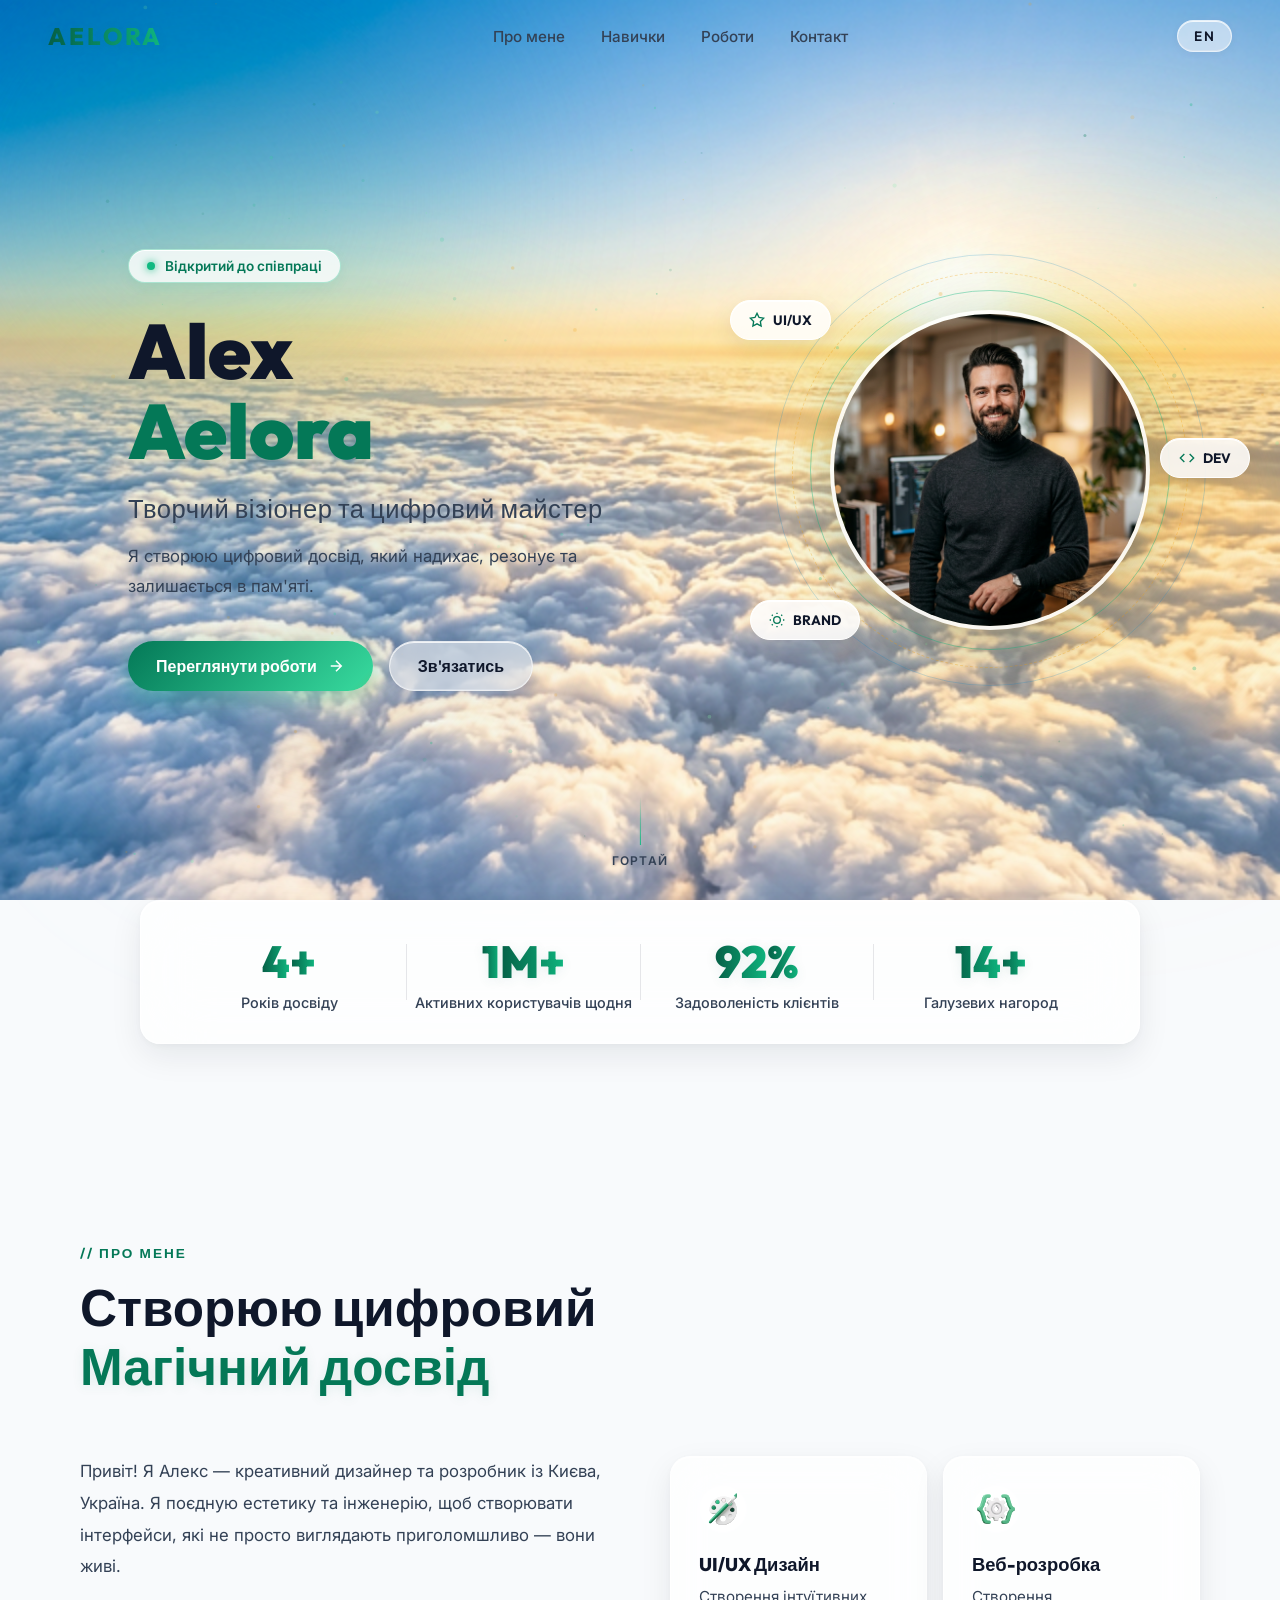
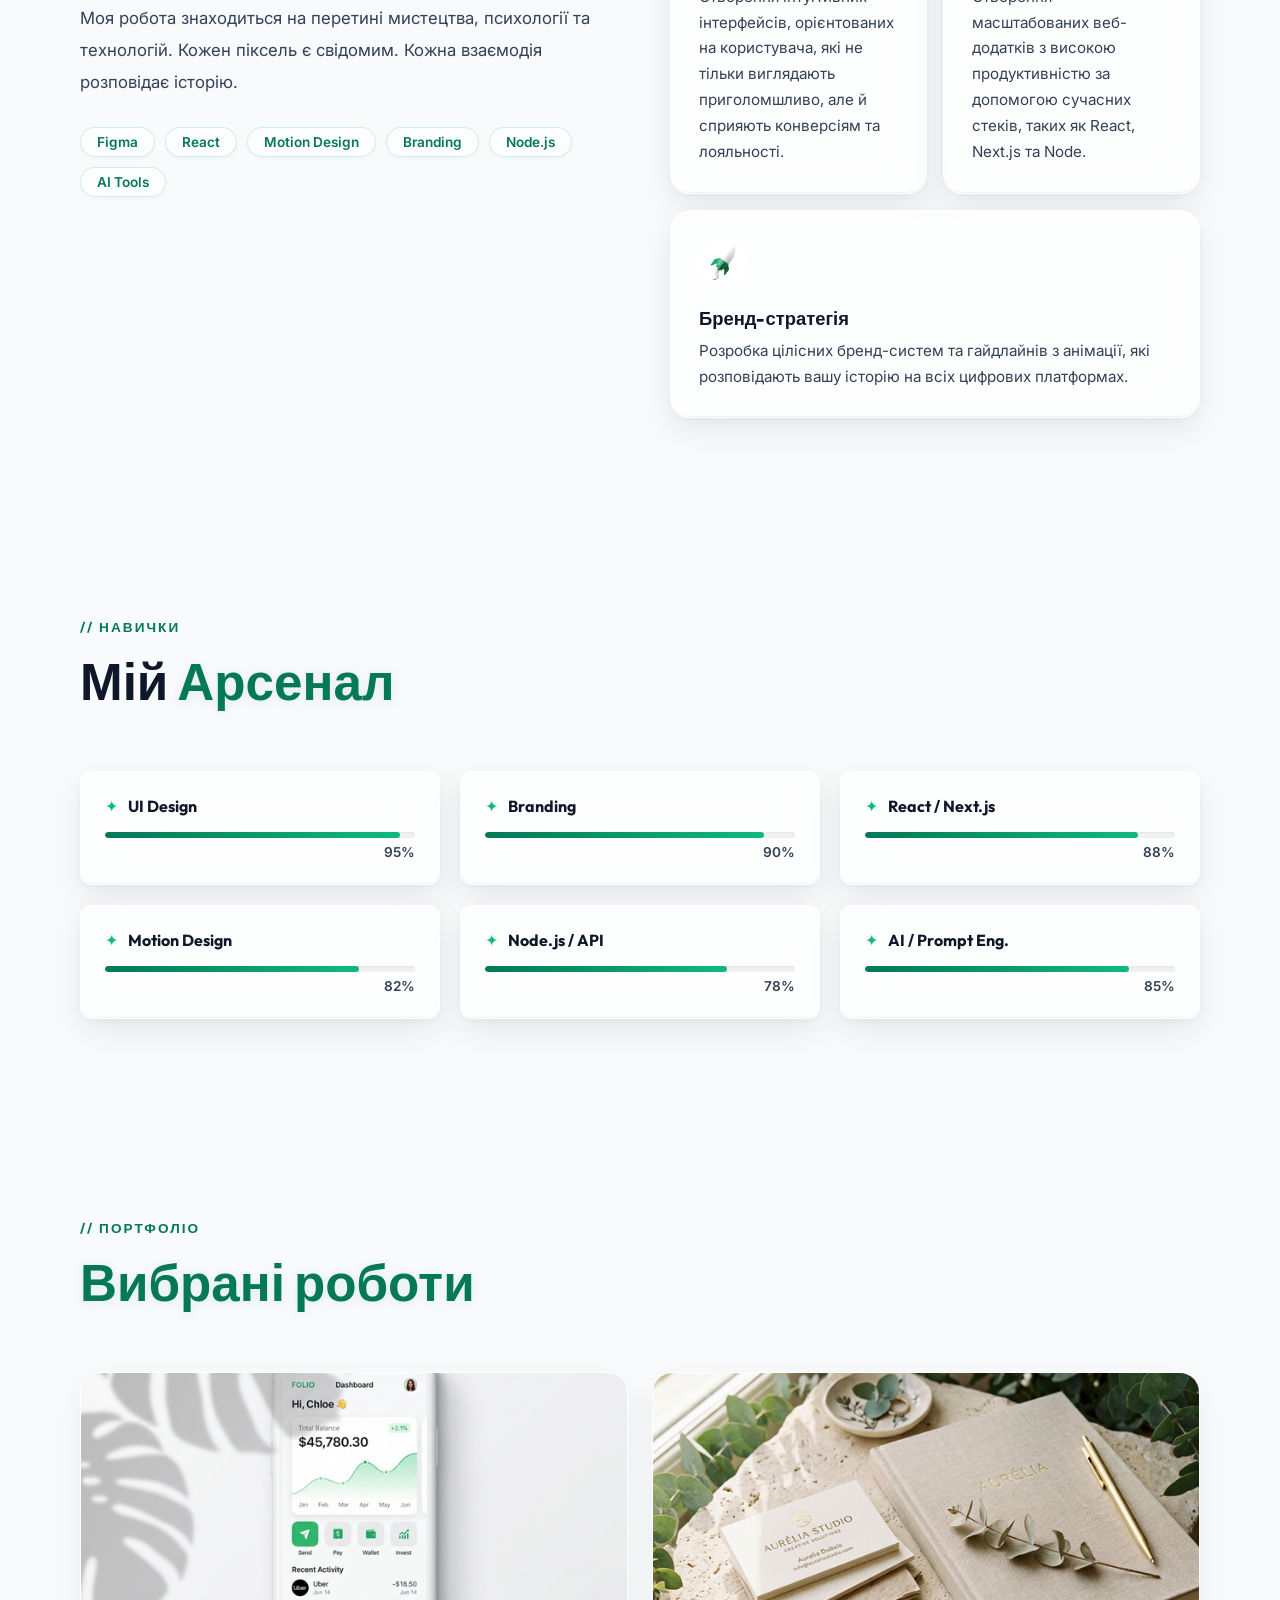
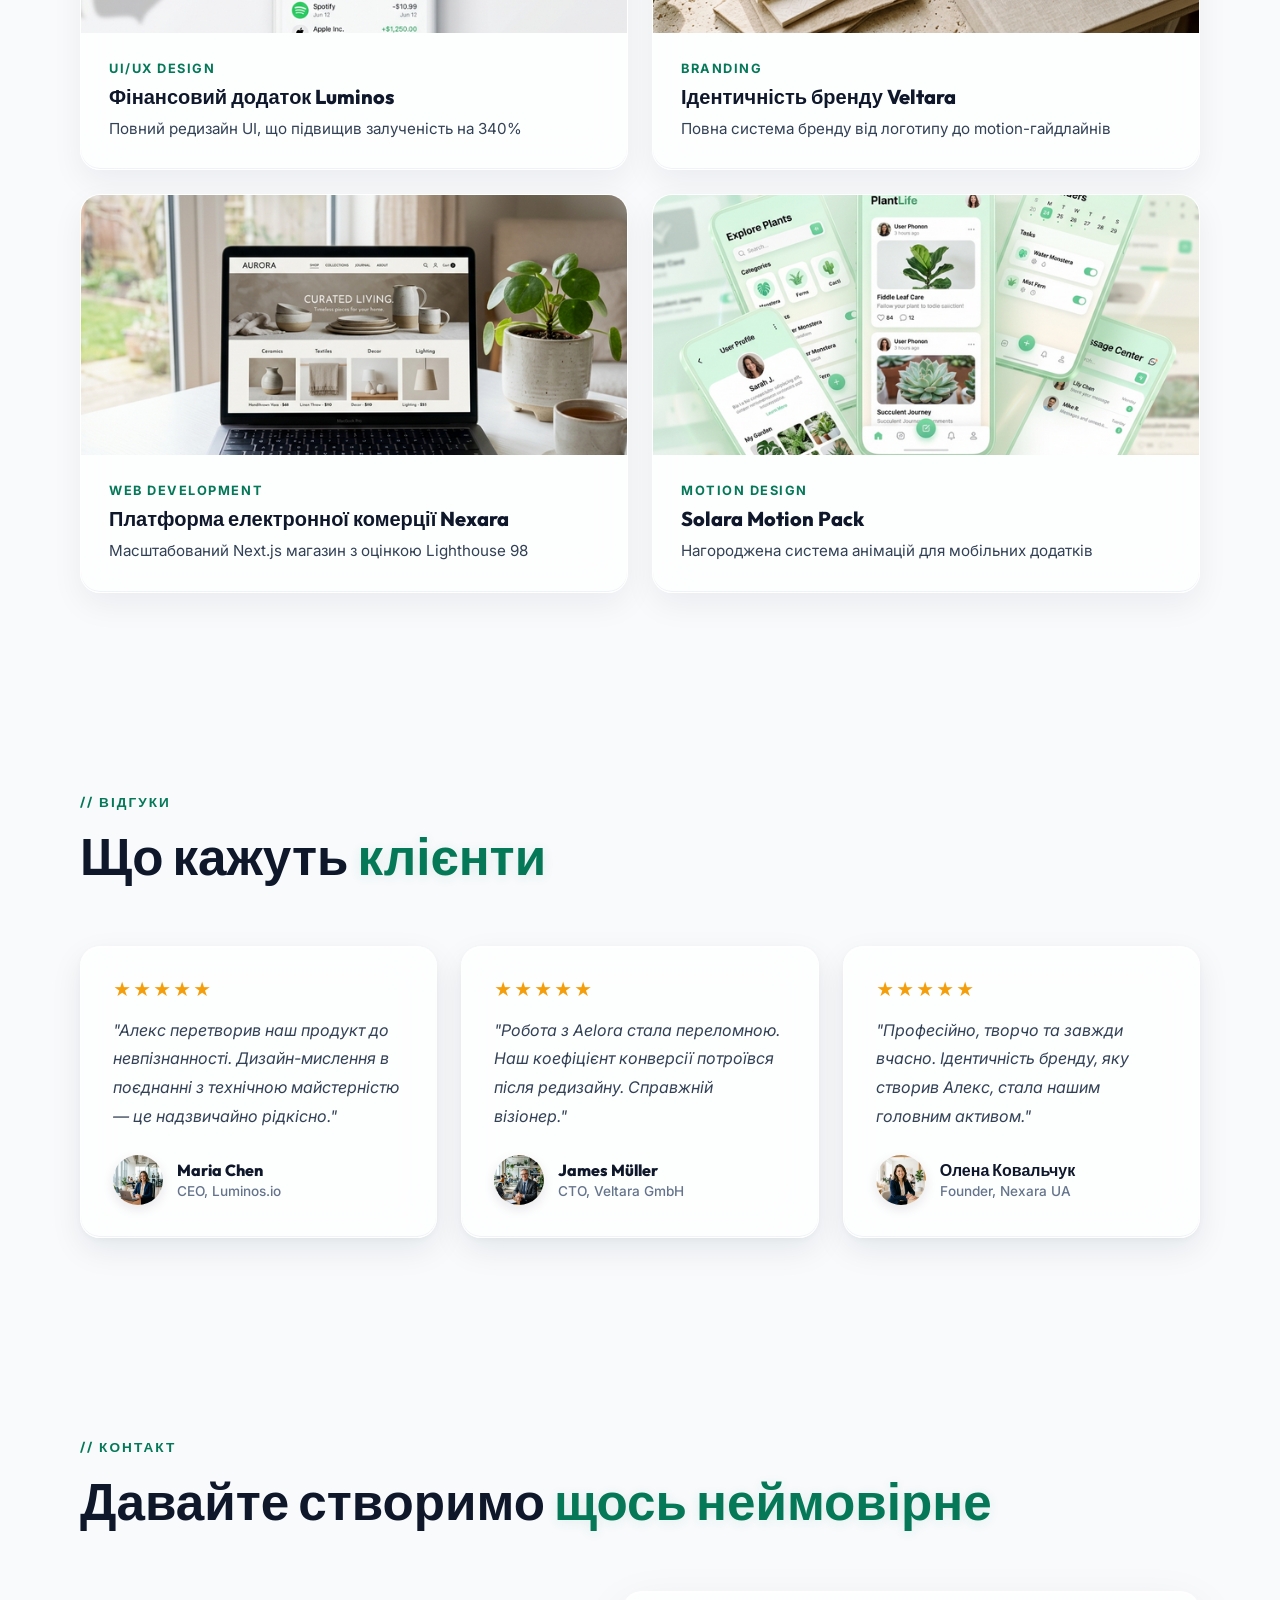
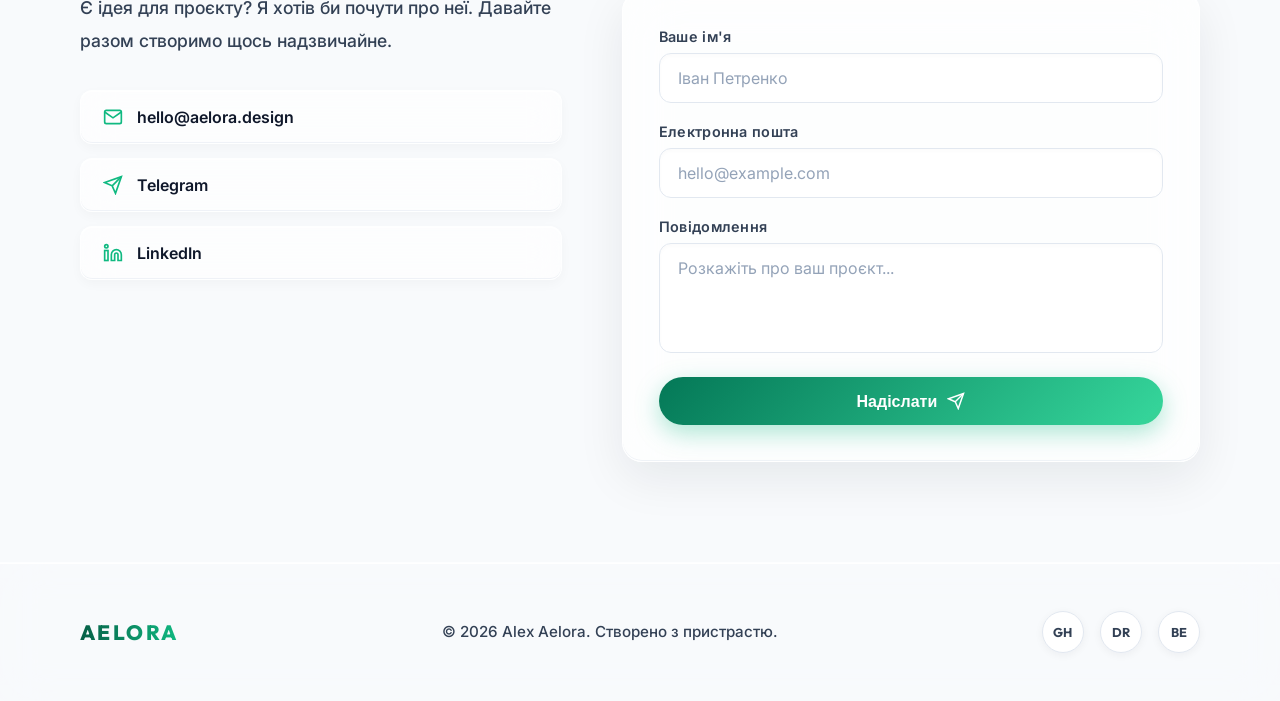
<file: index.html>
<!DOCTYPE html>
<html lang="uk">

<head>
  <meta charset="UTF-8" />
  <meta name="viewport" content="width=device-width, initial-scale=1.0" />
  <meta name="description"
    content="AELORA — Personal Brand. Creative visionary crafting meaningful digital experiences. Портфоліо та контакти." />
  <title>AELORA — Personal Brand</title>
  <link rel="preconnect" href="https://fonts.googleapis.com" />
  <link rel="preconnect" href="https://fonts.gstatic.com" crossorigin />
  <link
    href="https://fonts.googleapis.com/css2?family=Outfit:wght@200;300;400;500;600;700;800;900&family=Inter:wght@300;400;500&display=swap"
    rel="stylesheet" />
  <link rel="stylesheet" href="style.css" />
</head>

<body class="theme-dark">
  <!-- === CANVAS BACKGROUND EXPERIMENT === -->
  <canvas id="particles-canvas"></canvas>

  <!-- === GRADIENT ORBS === -->
  <div class="orb orb-1"></div>
  <div class="orb orb-2"></div>
  <div class="orb orb-3"></div>
  <div class="orb orb-4"></div>


  <!-- === NAVIGATION === -->
  <nav id="navbar">
    <div class="nav-inner">
      <a href="#" class="nav-logo">
        <span class="brand-gradient">AELORA</span>
      </a>
      <ul class="nav-links" id="nav-links">
        <li><a href="#about" data-en="About" data-uk="Про мене">Про мене</a></li>
        <li><a href="#skills" data-en="Skills" data-uk="Навички">Навички</a></li>
        <li><a href="#works" data-en="Works" data-uk="Роботи">Роботи</a></li>
        <li><a href="#contact" data-en="Contact" data-uk="Контакт">Контакт</a></li>
      </ul>
      <div class="nav-right">
        <button class="lang-btn" id="lang-toggle" aria-label="Switch language">
          <span class="lang-label" id="lang-label">EN</span>
        </button>
        <button class="hamburger" id="hamburger" aria-label="Menu">
          <span></span><span></span><span></span>
        </button>
      </div>
    </div>
  </nav>

  <!-- === HERO === -->
  <header id="hero">
    <div class="hero-content">
      <div class="hero-badge reveal">
        <span class="dot"></span>
        <span data-en="Available for work" data-uk="Відкритий до співпраці">Відкритий до співпраці</span>
      </div>
      <h1 class="hero-name reveal delay-1">Alex<br /><span class="brand-gradient">Aelora</span></h1>
      <p class="hero-tagline reveal delay-2">
        <span data-en="Creative Visionary &amp; Digital Craftsman"
          data-uk="Творчий візіонер та цифровий майстер">Творчий візіонер та цифровий майстер</span>
      </p>
      <p class="hero-sub reveal delay-3">
        <span data-en="I design and build digital experiences that inspire, resonate, and endure."
          data-uk="Я створюю цифровий досвід, який надихає, резонує та залишається в пам'яті.">Я створюю цифровий
          досвід, який надихає, резонує та залишається в пам'яті.</span>
      </p>
      <div class="hero-cta reveal delay-4">
        <a href="#works" class="btn btn-primary">
          <span data-en="View Works" data-uk="Переглянути роботи">Переглянути роботи</span>
          <svg xmlns="http://www.w3.org/2000/svg" viewBox="0 0 24 24" fill="none" stroke="currentColor"
            stroke-width="2">
            <path d="M5 12h14M12 5l7 7-7 7" />
          </svg>
        </a>
        <a href="#contact" class="btn btn-ghost">
          <span data-en="Let's Talk" data-uk="Зв'язатись">Зв'язатись</span>
        </a>
      </div>
    </div>
    <div class="hero-visual reveal delay-2">
      <div class="avatar-wrapper">
        <div class="avatar-ring ring-1"></div>
        <div class="avatar-ring ring-2"></div>
        <div class="avatar-ring ring-3"></div>
        <img src="img/avatar_new.png" alt="Alex Aelora" class="avatar-img" id="avatar-img" />
        <div class="avatar-glow"></div>
      </div>
      <div class="floating-chip chip-1">
        <svg xmlns="http://www.w3.org/2000/svg" viewBox="0 0 24 24" fill="none" stroke="currentColor" stroke-width="2">
          <path d="M12 2l3.09 6.26L22 9.27l-5 4.87 1.18 6.88L12 17.77l-6.18 3.25L7 14.14 2 9.27l6.91-1.01z" />
        </svg>
        <span>UI/UX</span>
      </div>
      <div class="floating-chip chip-2">
        <svg xmlns="http://www.w3.org/2000/svg" viewBox="0 0 24 24" fill="none" stroke="currentColor" stroke-width="2">
          <polyline points="16 18 22 12 16 6" />
          <polyline points="8 6 2 12 8 18" />
        </svg>
        <span>DEV</span>
      </div>
      <div class="floating-chip chip-3">
        <svg xmlns="http://www.w3.org/2000/svg" viewBox="0 0 24 24" fill="none" stroke="currentColor" stroke-width="2">
          <circle cx="12" cy="12" r="5" />
          <path
            d="M12 1v2M12 21v2M4.22 4.22l1.42 1.42M18.36 18.36l1.42 1.42M1 12h2M21 12h2M4.22 19.78l1.42-1.42M18.36 5.64l1.42-1.42" />
        </svg>
        <span>BRAND</span>
      </div>
    </div>
    <div class="scroll-indicator">
      <div class="scroll-line"></div>
      <span data-en="Scroll" data-uk="Гортай">Гортай</span>
    </div>
  </header>

  <!-- === STATS BAR === -->
  <div class="stats-bar reveal">
    <div class="stat-item">
      <span class="stat-num" data-target="5">0</span><span>+</span>
      <span class="stat-label" data-en="Years exp." data-uk="Років досвіду">Років досвіду</span>
    </div>
    <div class="stat-divider"></div>
    <div class="stat-item reveal delay-1">
      <span class="stat-num brand-gradient" data-target="2">0</span><span class="brand-gradient">M+</span>
      <span class="stat-label" data-en="Active Users Daily" data-uk="Активних користувачів щодня">Активних користувачів
        щодня</span>
    </div>
    <div class="stat-divider"></div>
    <div class="stat-item reveal delay-2">
      <span class="stat-num brand-gradient" data-target="98">0</span><span class="brand-gradient">%</span>
      <span class="stat-label" data-en="Client Satisfaction" data-uk="Задоволеність клієнтів">Задоволеність
        клієнтів</span>
    </div>
    <div class="stat-divider"></div>
    <div class="stat-item reveal delay-3">
      <span class="stat-num brand-gradient" data-target="15">0</span><span class="brand-gradient">+</span>
      <span class="stat-label" data-en="Industry Awards" data-uk="Галузевих нагород">Галузевих нагород</span>
    </div>
  </div>

  <!-- === ABOUT === -->
  <section id="about">
    <div class="section-inner">
      <div class="section-tag reveal" data-en="// About me" data-uk="// Про мене">// Про мене</div>
      <h2 class="section-title reveal delay-1">
        <span data-en="Crafting Digital" data-uk="Створюю цифровий">Створюю цифровий</span><br />
        <span class="brand-gradient" data-en="Magic Every Day" data-uk="Магічний досвід">Магічний досвід</span>
      </h2>
      <div class="about-grid">
        <div class="about-text reveal delay-2">
          <p data-en="Hello! I'm Alex — a creative designer and developer based in Kyiv, Ukraine. I combine aesthetics with engineering to craft interfaces that don't just look stunning — they feel alive."
            data-uk="Привіт! Я Алекс — креативний дизайнер та розробник із Києва, Україна. Я поєдную естетику та інженерію, щоб створювати інтерфейси, які не просто виглядають приголомшливо — вони живі.">
            Привіт! Я Алекс — креативний дизайнер та розробник із Києва, Україна. Я поєдную естетику та інженерію, щоб
            створювати інтерфейси, які не просто виглядають приголомшливо — вони живі.</p>
          <p data-en="My work sits at the intersection of art, psychology, and technology. Every pixel is intentional. Every interaction tells a story."
            data-uk="Моя робота знаходиться на перетині мистецтва, психології та технологій. Кожен піксель є свідомим. Кожна взаємодія розповідає історію.">
            Моя робота знаходиться на перетині мистецтва, психології та технологій. Кожен піксель є свідомим. Кожна
            взаємодія розповідає історію.</p>
          <div class="about-badges">
            <span class="badge">Figma</span>
            <span class="badge">React</span>
            <span class="badge">Motion Design</span>
            <span class="badge">Branding</span>
            <span class="badge">Node.js</span>
            <span class="badge">AI Tools</span>
          </div>
        </div>
        <div class="about-cards reveal delay-3">
          <div class="about-card glass reveal delay-2">
            <div class="about-card-icon"><img src="img/icon_design_solid.png" alt="Design"
                style="width:48px;height:48px;object-fit:contain;"></div>
            <h3 data-en="UI/UX Design" data-uk="UI/UX Дизайн">UI/UX Дизайн</h3>
            <p data-en="Crafting intuitive, user-centric interfaces that not only look stunning but drive conversions and loyalty."
              data-uk="Створення інтуїтивних інтерфейсів, орієнтованих на користувача, які не тільки виглядають приголомшливо, але й сприяють конверсіям та лояльності.">
              Створення інтуїтивних інтерфейсів, орієнтованих на користувача, які не тільки виглядають приголомшливо,
              але й сприяють конверсіям та лояльності.</p>
          </div>
          <div class="about-card glass reveal delay-3">
            <div class="about-card-icon"><img src="img/icon_dev_solid.png" alt="Development"
                style="width:48px;height:48px;object-fit:contain;"></div>
            <h3 data-en="Web Development" data-uk="Веб-розробка">Веб-розробка</h3>
            <p data-en="Building scalable, high-performance web applications using modern stacks like React, Next.js, and Node."
              data-uk="Створення масштабованих веб-додатків з високою продуктивністю за допомогою сучасних стеків, таких як React, Next.js та Node.">
              Створення масштабованих веб-додатків з високою продуктивністю за допомогою сучасних стеків, таких як
              React, Next.js та Node.</p>
          </div>
          <div class="about-card glass reveal delay-4">
            <div class="about-card-icon"><img src="img/icon_strategy_solid.png" alt="Strategy"
                style="width:48px;height:48px;object-fit:contain;"></div>
            <h3 data-en="Brand Strategy" data-uk="Бренд-стратегія">Бренд-стратегія</h3>
            <p data-en="Developing cohesive brand systems and motion guidelines that tell your story across all digital touchpoints."
              data-uk="Розробка цілісних бренд-систем та гайдлайнів з анімації, які розповідають вашу історію на всіх цифрових платформах.">
              Розробка цілісних бренд-систем та гайдлайнів з анімації, які розповідають вашу історію на всіх цифрових
              платформах.</p>
          </div>
        </div>
      </div>
    </div>
  </section>

  <!-- === SKILLS === -->
  <section id="skills">
    <div class="section-inner">
      <div class="section-tag reveal" data-en="// Skills" data-uk="// Навички">// Навички</div>
      <h2 class="section-title reveal delay-1">
        <span data-en="My " data-uk="Мій ">Мій </span><span class="brand-gradient" data-en="Toolkit"
          data-uk="Арсенал">Арсенал</span>
      </h2>
      <div class="skills-grid reveal delay-2">
        <div class="skill-card glass">
          <div class="skill-header">
            <span class="skill-icon">✦</span>
            <span class="skill-name">UI Design</span>
          </div>
          <div class="skill-bar-wrap">
            <div class="skill-bar" data-width="95"></div>
          </div>
          <span class="skill-pct">95%</span>
        </div>
        <div class="skill-card glass">
          <div class="skill-header">
            <span class="skill-icon">✦</span>
            <span class="skill-name">Branding</span>
          </div>
          <div class="skill-bar-wrap">
            <div class="skill-bar" data-width="90"></div>
          </div>
          <span class="skill-pct">90%</span>
        </div>
        <div class="skill-card glass">
          <div class="skill-header">
            <span class="skill-icon">✦</span>
            <span class="skill-name">React / Next.js</span>
          </div>
          <div class="skill-bar-wrap">
            <div class="skill-bar" data-width="88"></div>
          </div>
          <span class="skill-pct">88%</span>
        </div>
        <div class="skill-card glass">
          <div class="skill-header">
            <span class="skill-icon">✦</span>
            <span class="skill-name">Motion Design</span>
          </div>
          <div class="skill-bar-wrap">
            <div class="skill-bar" data-width="82"></div>
          </div>
          <span class="skill-pct">82%</span>
        </div>
        <div class="skill-card glass">
          <div class="skill-header">
            <span class="skill-icon">✦</span>
            <span class="skill-name">Node.js / API</span>
          </div>
          <div class="skill-bar-wrap">
            <div class="skill-bar" data-width="78"></div>
          </div>
          <span class="skill-pct">78%</span>
        </div>
        <div class="skill-card glass">
          <div class="skill-header">
            <span class="skill-icon">✦</span>
            <span class="skill-name">AI / Prompt Eng.</span>
          </div>
          <div class="skill-bar-wrap">
            <div class="skill-bar" data-width="85"></div>
          </div>
          <span class="skill-pct">85%</span>
        </div>
      </div>
    </div>
  </section>

  <!-- === WORKS === -->
  <section id="works">
    <div class="section-inner">
      <div class="section-tag reveal" data-en="// Portfolio" data-uk="// Портфоліо">// Портфоліо</div>
      <h2 class="section-title reveal delay-1">
        <span data-en="Selected " data-uk="">
        </span><span class="brand-gradient" data-en="Works" data-uk="Вибрані роботи">Вибрані роботи</span>
      </h2>
      <div class="works-grid">
        <div class="work-card glass reveal delay-1">
          <div class="work-img">
            <img src="img/work_1.png" alt="Luminos Finance App" />
            <div class="work-overlay">
              <a href="#" class="work-link" data-en="View Project" data-uk="Переглянути">Переглянути</a>
            </div>
          </div>
          <div class="work-info">
            <span class="work-tag">UI/UX Design</span>
            <h3 data-en="Luminos Finance App" data-uk="Фінансовий додаток Luminos">Фінансовий додаток Luminos</h3>
            <p data-en="Complete UI redesign boosting engagement by 340%"
              data-uk="Повний редизайн UI, що підвищив залученість на 340%">Повний редизайн UI, що підвищив залученість
              на 340%</p>
          </div>
        </div>
        <div class="work-card glass reveal delay-2">
          <div class="work-img">
            <img src="img/work_2.png" alt="Veltara Brand Identity" />
            <div class="work-overlay">
              <a href="#" class="work-link" data-en="View Project" data-uk="Переглянути">Переглянути</a>
            </div>
          </div>
          <div class="work-info">
            <span class="work-tag">Branding</span>
            <h3 data-en="Veltara Brand Identity" data-uk="Ідентичність бренду Veltara">Ідентичність бренду Veltara</h3>
            <p data-en="Full brand system from logo to motion guidelines"
              data-uk="Повна система бренду від логотипу до motion-гайдлайнів">Повна система бренду від логотипу до
              motion-гайдлайнів</p>
          </div>
        </div>
        <div class="work-card glass reveal delay-3">
          <div class="work-img">
            <img src="img/work_3.png" alt="Nexara E-Commerce Platform" />
            <div class="work-overlay">
              <a href="#" class="work-link" data-en="View Project" data-uk="Переглянути">Переглянути</a>
            </div>
          </div>
          <div class="work-info">
            <span class="work-tag">Web Development</span>
            <h3 data-en="Nexara E-Commerce Platform" data-uk="Платформа електронної комерції Nexara">Платформа
              e-commerce Nexara</h3>
            <p data-en="Scalable Next.js storefront with 98 Lighthouse score"
              data-uk="Масштабований Next.js магазин з оцінкою Lighthouse 98">Масштабований Next.js магазин з оцінкою
              Lighthouse 98</p>
          </div>
        </div>
        <div class="work-card glass reveal delay-1">
          <div class="work-img">
            <img src="img/work_4.png" alt="Solara Motion Pack" />
            <div class="work-overlay">
              <a href="#" class="work-link" data-en="View Project" data-uk="Переглянути">Переглянути</a>
            </div>
          </div>
          <div class="work-info">
            <span class="work-tag">Motion Design</span>
            <h3 data-en="Solara Motion Pack" data-uk="Solara Motion Pack">Solara Motion Pack</h3>
            <p data-en="Award-winning animation system for mobile apps"
              data-uk="Нагороджена система анімацій для мобільних додатків">Нагороджена система анімацій для мобільних
              додатків</p>
          </div>
        </div>
      </div>
    </div>
  </section>

  <!-- === TESTIMONIALS === -->
  <section id="testimonials">
    <div class="section-inner">
      <div class="section-tag reveal" data-en="// Testimonials" data-uk="// Відгуки">// Відгуки</div>
      <h2 class="section-title reveal delay-1">
        <span data-en="What clients " data-uk="Що кажуть ">Що кажуть </span>
        <span class="brand-gradient" data-en="say" data-uk="клієнти">клієнти</span>
      </h2>
      <div class="testimonials-track reveal delay-2">
        <div class="testimonial glass">
          <div class="testi-stars">★★★★★</div>
          <p data-en='"Alex transformed our product beyond recognition. The design thinking combined with technical mastery is absolutely rare."'
            data-uk='"Алекс перетворив наш продукт до невпізнанності. Дизайн-мислення в поєднанні з технічною майстерністю — це надзвичайно рідкісно."'>
            "Алекс перетворив наш продукт до невпізнанності. Дизайн-мислення в поєднанні з технічною майстерністю — це
            надзвичайно рідкісно."</p>
          <div class="testi-author">
            <img src="img/client_1.png" alt="Maria Chen" class="testi-avatar" />
            <div>
              <strong>Maria Chen</strong>
              <span>CEO, Luminos.io</span>
            </div>
          </div>
        </div>
        <div class="testimonial glass">
          <div class="testi-stars">★★★★★</div>
          <p data-en='"Working with Aelora was a game-changer. Our conversion rate tripled after the redesign. Truly a visionary."'
            data-uk='"Робота з Aelora стала переломною. Наш коефіцієнт конверсії потроївся після редизайну. Справжній візіонер."'>
            "Робота з Aelora стала переломною. Наш коефіцієнт конверсії потроївся після редизайну. Справжній візіонер."
          </p>
          <div class="testi-author">
            <img src="img/client_2.png" alt="James Müller" class="testi-avatar" />
            <div>
              <strong>James Müller</strong>
              <span>CTO, Veltara GmbH</span>
            </div>
          </div>
        </div>
        <div class="testimonial glass">
          <div class="testi-stars">★★★★★</div>
          <p data-en='"Professional, creative, and always on time. The brand identity Alex created became our biggest asset."'
            data-uk='"Професійно, творчо та завжди вчасно. Ідентичність бренду, яку створив Алекс, стала нашим головним активом."'>
            "Професійно, творчо та завжди вчасно. Ідентичність бренду, яку створив Алекс, стала нашим головним активом."
          </p>
          <div class="testi-author">
            <img src="img/client_3.png" alt="Олена Ковальчук" class="testi-avatar" />
            <div>
              <strong>Олена Ковальчук</strong>
              <span>Founder, Nexara UA</span>
            </div>
          </div>
        </div>
      </div>
    </div>
  </section>

  <!-- === CONTACT === -->
  <section id="contact">
    <div class="section-inner">
      <div class="section-tag reveal" data-en="// Contact" data-uk="// Контакт">// Контакт</div>
      <h2 class="section-title reveal delay-1">
        <span data-en="Let's build " data-uk="Давайте створимо ">Давайте створимо </span>
        <span class="brand-gradient" data-en="something great" data-uk="щось неймовірне">щось неймовірне</span>
      </h2>
      <div class="contact-grid reveal delay-2">
        <div class="contact-info">
          <p class="contact-lead"
            data-en="Have a project in mind? I'd love to hear about it. Let's create something extraordinary together."
            data-uk="Є ідея для проєкту? Я хотів би почути про неї. Давайте разом створимо щось надзвичайне.">Є ідея для
            проєкту? Я хотів би почути про неї. Давайте разом створимо щось надзвичайне.</p>
          <div class="contact-links">
            <a href="mailto:hello@aelora.design" class="contact-link glass">
              <svg xmlns="http://www.w3.org/2000/svg" viewBox="0 0 24 24" fill="none" stroke="currentColor"
                stroke-width="2">
                <path d="M4 4h16c1.1 0 2 .9 2 2v12c0 1.1-.9 2-2 2H4c-1.1 0-2-.9-2-2V6c0-1.1.9-2 2-2z" />
                <polyline points="22,6 12,13 2,6" />
              </svg>
              hello@aelora.design
            </a>
            <a href="https://t.me/aelora" class="contact-link glass">
              <svg xmlns="http://www.w3.org/2000/svg" viewBox="0 0 24 24" fill="none" stroke="currentColor"
                stroke-width="2">
                <line x1="22" y1="2" x2="11" y2="13" />
                <polygon points="22 2 15 22 11 13 2 9 22 2" />
              </svg>
              Telegram
            </a>
            <a href="https://linkedin.com/in/aelora" class="contact-link glass">
              <svg xmlns="http://www.w3.org/2000/svg" viewBox="0 0 24 24" fill="none" stroke="currentColor"
                stroke-width="2">
                <path d="M16 8a6 6 0 0 1 6 6v7h-4v-7a2 2 0 0 0-2-2 2 2 0 0 0-2 2v7h-4v-7a6 6 0 0 1 6-6z" />
                <rect x="2" y="9" width="4" height="12" />
                <circle cx="4" cy="4" r="2" />
              </svg>
              LinkedIn
            </a>
          </div>
        </div>
        <form class="contact-form glass reveal delay-3" id="contact-form">
          <div class="form-group">
            <label for="cf-name" data-en="Your Name" data-uk="Ваше ім'я">Ваше ім'я</label>
            <input type="text" id="cf-name" placeholder="Alex Doe" required />
          </div>
          <div class="form-group">
            <label for="cf-email" data-en="Email" data-uk="Електронна пошта">Електронна пошта</label>
            <input type="email" id="cf-email" placeholder="hello@example.com" required />
          </div>
          <div class="form-group">
            <label for="cf-message" data-en="Message" data-uk="Повідомлення">Повідомлення</label>
            <textarea id="cf-message" rows="4" placeholder="..." required></textarea>
          </div>
          <button type="submit" class="btn btn-primary full-width">
            <span data-en="Send Message" data-uk="Надіслати">Надіслати</span>
            <svg xmlns="http://www.w3.org/2000/svg" viewBox="0 0 24 24" fill="none" stroke="currentColor"
              stroke-width="2">
              <line x1="22" y1="2" x2="11" y2="13" />
              <polygon points="22 2 15 22 11 13 2 9 22 2" />
            </svg>
          </button>
        </form>
      </div>
    </div>
  </section>

  <!-- === FOOTER === -->
  <footer>
    <div class="footer-inner">
      <span class="footer-logo">AELORA</span>
      <p class="footer-copy" data-en="© 2026 Alex Aelora. Crafted with passion."
        data-uk="© 2026 Alex Aelora. Створено з пристрастю.">© 2026 Alex Aelora. Створено з пристрастю.</p>
      <div class="footer-socials">
        <a href="#" aria-label="GitHub">GH</a>
        <a href="#" aria-label="Dribbble">DR</a>
        <a href="#" aria-label="Behance">BE</a>
      </div>
    </div>
  </footer>

  <script src="main.js"></script>
</body>

</html>
</file>
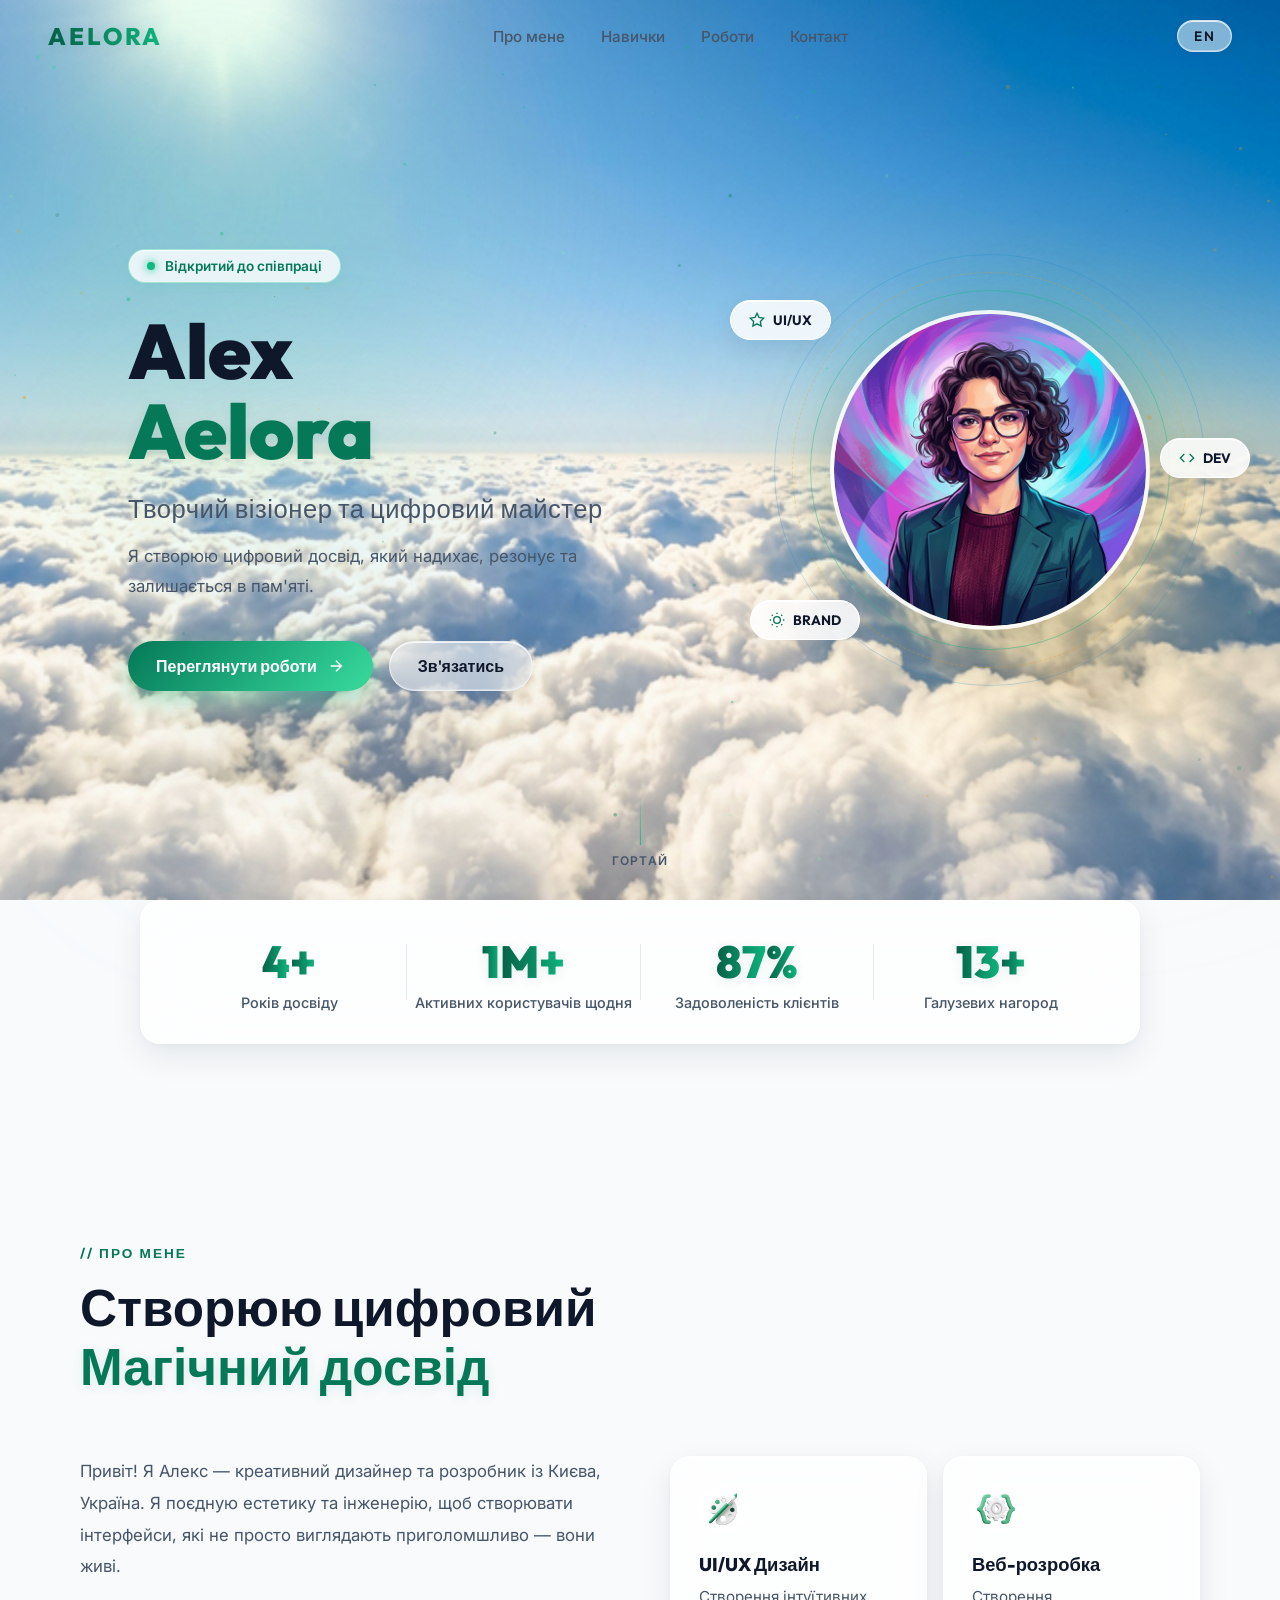
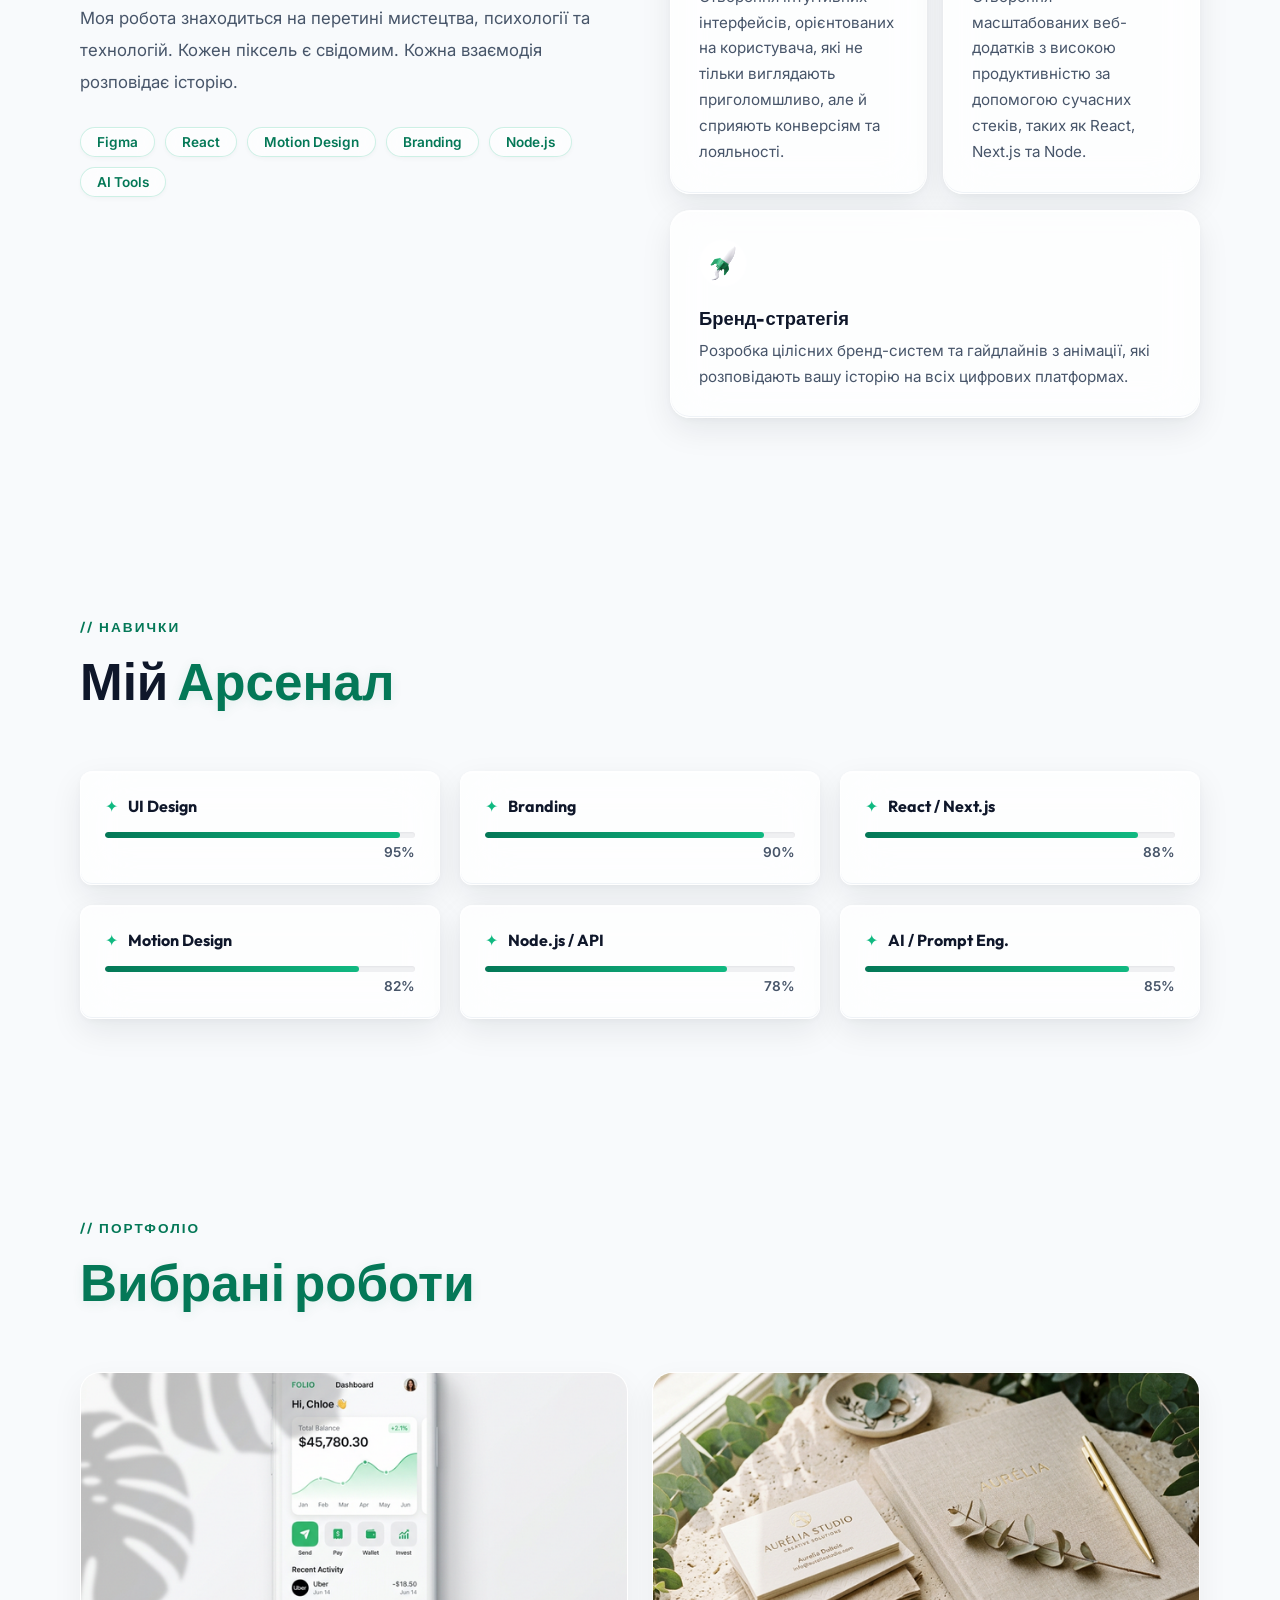
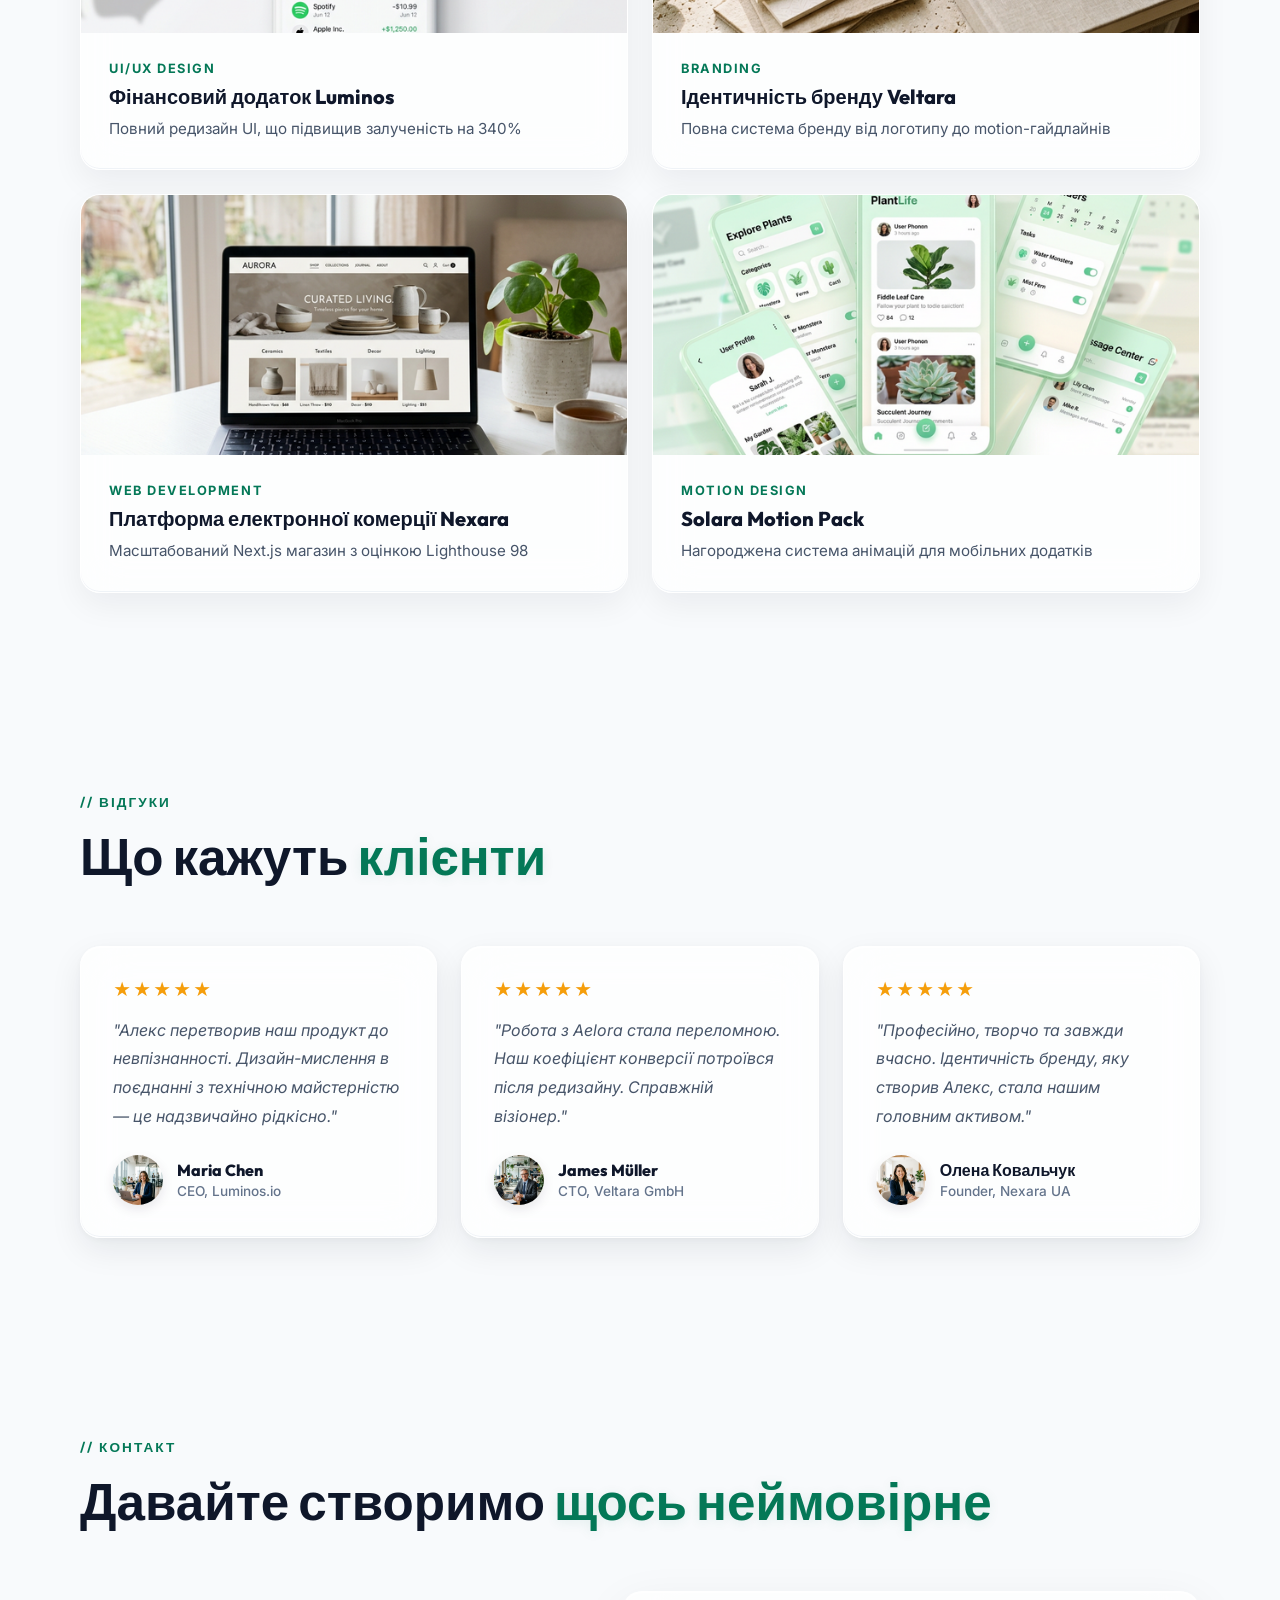
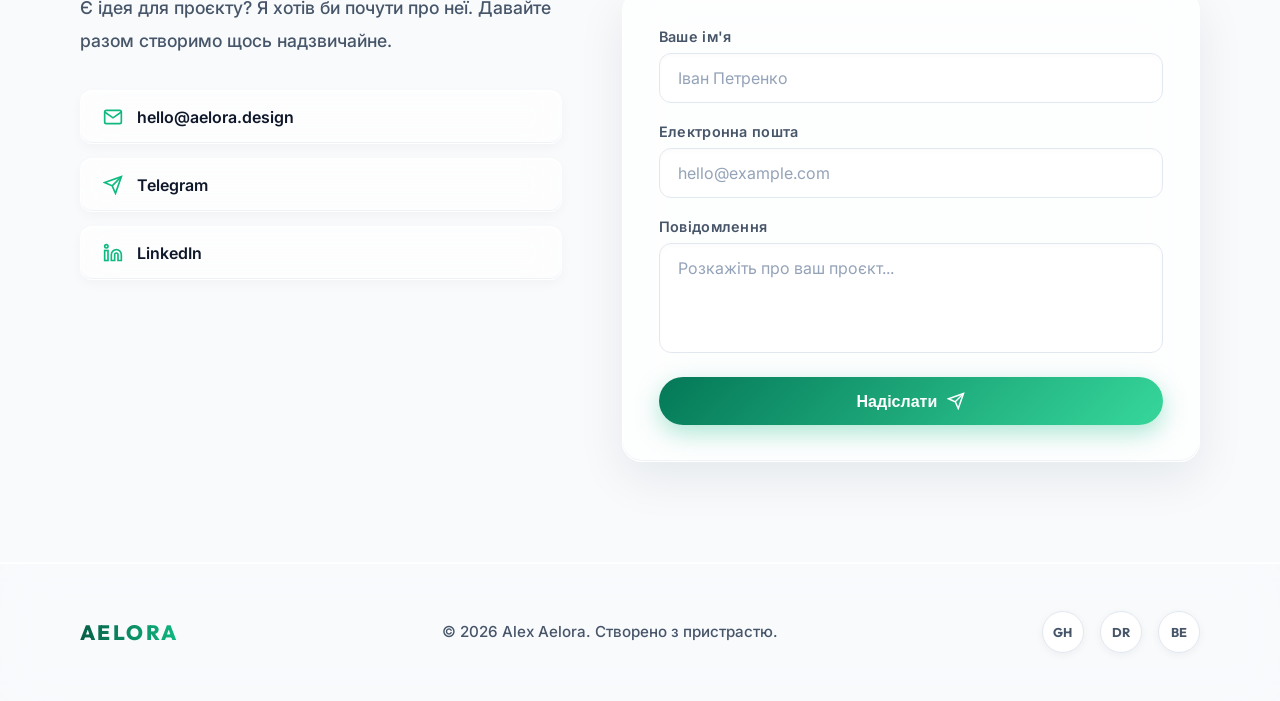
<file: Prod1/index.html>
<!DOCTYPE html>
<html lang="uk">

<head>
  <meta charset="UTF-8" />
  <meta name="viewport" content="width=device-width, initial-scale=1.0" />
  <meta name="description"
    content="AELORA — Personal Brand. Creative visionary crafting meaningful digital experiences. Портфоліо та контакти." />
  <title>AELORA — Personal Brand</title>
  <link rel="preconnect" href="https://fonts.googleapis.com" />
  <link rel="preconnect" href="https://fonts.gstatic.com" crossorigin />
  <link
    href="https://fonts.googleapis.com/css2?family=Outfit:wght@200;300;400;500;600;700;800;900&family=Inter:wght@300;400;500&display=swap"
    rel="stylesheet" />
  <link rel="stylesheet" href="style.css" />
</head>

<body class="theme-dark">
  <!-- === CANVAS BACKGROUND EXPERIMENT === -->
  <canvas id="particles-canvas"></canvas>

  <!-- === GRADIENT ORBS === -->
  <div class="orb orb-1"></div>
  <div class="orb orb-2"></div>
  <div class="orb orb-3"></div>
  <div class="orb orb-4"></div>

  <!-- === NAVIGATION === -->
  <nav id="navbar">
    <div class="nav-inner">
      <a href="#" class="nav-logo">
        <span class="brand-gradient">AELORA</span>
      </a>
      <ul class="nav-links" id="nav-links">
        <li><a href="#about" data-en="About" data-uk="Про мене">Про мене</a></li>
        <li><a href="#skills" data-en="Skills" data-uk="Навички">Навички</a></li>
        <li><a href="#works" data-en="Works" data-uk="Роботи">Роботи</a></li>
        <li><a href="#contact" data-en="Contact" data-uk="Контакт">Контакт</a></li>
      </ul>
      <div class="nav-right">
        <button class="lang-btn" id="lang-toggle" aria-label="Switch language">
          <span class="lang-label" id="lang-label">EN</span>
        </button>
        <button class="hamburger" id="hamburger" aria-label="Menu">
          <span></span><span></span><span></span>
        </button>
      </div>
    </div>
  </nav>

  <!-- === HERO === -->
  <header id="hero">
    <div class="hero-content">
      <div class="hero-badge reveal">
        <span class="dot"></span>
        <span data-en="Available for work" data-uk="Відкритий до співпраці">Відкритий до співпраці</span>
      </div>
      <h1 class="hero-name reveal delay-1">Alex<br /><span class="brand-gradient">Aelora</span></h1>
      <p class="hero-tagline reveal delay-2">
        <span data-en="Creative Visionary &amp; Digital Craftsman"
          data-uk="Творчий візіонер та цифровий майстер">Творчий візіонер та цифровий майстер</span>
      </p>
      <p class="hero-sub reveal delay-3">
        <span data-en="I design and build digital experiences that inspire, resonate, and endure."
          data-uk="Я створюю цифровий досвід, який надихає, резонує та залишається в пам'яті.">Я створюю цифровий
          досвід, який надихає, резонує та залишається в пам'яті.</span>
      </p>
      <div class="hero-cta reveal delay-4">
        <a href="#works" class="btn btn-primary">
          <span data-en="View Works" data-uk="Переглянути роботи">Переглянути роботи</span>
          <svg xmlns="http://www.w3.org/2000/svg" viewBox="0 0 24 24" fill="none" stroke="currentColor"
            stroke-width="2">
            <path d="M5 12h14M12 5l7 7-7 7" />
          </svg>
        </a>
        <a href="#contact" class="btn btn-ghost">
          <span data-en="Let's Talk" data-uk="Зв'язатись">Зв'язатись</span>
        </a>
      </div>
    </div>
    <div class="hero-visual reveal delay-2">
      <div class="avatar-wrapper">
        <div class="avatar-ring ring-1"></div>
        <div class="avatar-ring ring-2"></div>
        <div class="avatar-ring ring-3"></div>
        <img src="img/avatar.png" alt="Alex Aelora" class="avatar-img" id="avatar-img" />
        <div class="avatar-glow"></div>
      </div>
      <div class="floating-chip chip-1">
        <svg xmlns="http://www.w3.org/2000/svg" viewBox="0 0 24 24" fill="none" stroke="currentColor" stroke-width="2">
          <path d="M12 2l3.09 6.26L22 9.27l-5 4.87 1.18 6.88L12 17.77l-6.18 3.25L7 14.14 2 9.27l6.91-1.01z" />
        </svg>
        <span>UI/UX</span>
      </div>
      <div class="floating-chip chip-2">
        <svg xmlns="http://www.w3.org/2000/svg" viewBox="0 0 24 24" fill="none" stroke="currentColor" stroke-width="2">
          <polyline points="16 18 22 12 16 6" />
          <polyline points="8 6 2 12 8 18" />
        </svg>
        <span>DEV</span>
      </div>
      <div class="floating-chip chip-3">
        <svg xmlns="http://www.w3.org/2000/svg" viewBox="0 0 24 24" fill="none" stroke="currentColor" stroke-width="2">
          <circle cx="12" cy="12" r="5" />
          <path
            d="M12 1v2M12 21v2M4.22 4.22l1.42 1.42M18.36 18.36l1.42 1.42M1 12h2M21 12h2M4.22 19.78l1.42-1.42M18.36 5.64l1.42-1.42" />
        </svg>
        <span>BRAND</span>
      </div>
    </div>
    <div class="scroll-indicator">
      <div class="scroll-line"></div>
      <span data-en="Scroll" data-uk="Гортай">Гортай</span>
    </div>
  </header>

  <!-- === STATS BAR === -->
  <div class="stats-bar reveal">
    <div class="stat-item">
      <span class="stat-num" data-target="5">0</span><span>+</span>
      <span class="stat-label" data-en="Years exp." data-uk="Років досвіду">Років досвіду</span>
    </div>
    <div class="stat-divider"></div>
    <div class="stat-item reveal delay-1">
      <span class="stat-num brand-gradient" data-target="2">0</span><span class="brand-gradient">M+</span>
      <span class="stat-label" data-en="Active Users Daily" data-uk="Активних користувачів щодня">Активних користувачів
        щодня</span>
    </div>
    <div class="stat-divider"></div>
    <div class="stat-item reveal delay-2">
      <span class="stat-num brand-gradient" data-target="98">0</span><span class="brand-gradient">%</span>
      <span class="stat-label" data-en="Client Satisfaction" data-uk="Задоволеність клієнтів">Задоволеність
        клієнтів</span>
    </div>
    <div class="stat-divider"></div>
    <div class="stat-item reveal delay-3">
      <span class="stat-num brand-gradient" data-target="15">0</span><span class="brand-gradient">+</span>
      <span class="stat-label" data-en="Industry Awards" data-uk="Галузевих нагород">Галузевих нагород</span>
    </div>
  </div>

  <!-- === ABOUT === -->
  <section id="about">
    <div class="section-inner">
      <div class="section-tag reveal" data-en="// About me" data-uk="// Про мене">// Про мене</div>
      <h2 class="section-title reveal delay-1">
        <span data-en="Crafting Digital" data-uk="Створюю цифровий">Створюю цифровий</span><br />
        <span class="brand-gradient" data-en="Magic Every Day" data-uk="Магічний досвід">Магічний досвід</span>
      </h2>
      <div class="about-grid">
        <div class="about-text reveal delay-2">
          <p data-en="Hello! I'm Alex — a creative designer and developer based in Kyiv, Ukraine. I combine aesthetics with engineering to craft interfaces that don't just look stunning — they feel alive."
            data-uk="Привіт! Я Алекс — креативний дизайнер та розробник із Києва, Україна. Я поєдную естетику та інженерію, щоб створювати інтерфейси, які не просто виглядають приголомшливо — вони живі.">
            Привіт! Я Алекс — креативний дизайнер та розробник із Києва, Україна. Я поєдную естетику та інженерію, щоб
            створювати інтерфейси, які не просто виглядають приголомшливо — вони живі.</p>
          <p data-en="My work sits at the intersection of art, psychology, and technology. Every pixel is intentional. Every interaction tells a story."
            data-uk="Моя робота знаходиться на перетині мистецтва, психології та технологій. Кожен піксель є свідомим. Кожна взаємодія розповідає історію.">
            Моя робота знаходиться на перетині мистецтва, психології та технологій. Кожен піксель є свідомим. Кожна
            взаємодія розповідає історію.</p>
          <div class="about-badges">
            <span class="badge">Figma</span>
            <span class="badge">React</span>
            <span class="badge">Motion Design</span>
            <span class="badge">Branding</span>
            <span class="badge">Node.js</span>
            <span class="badge">AI Tools</span>
          </div>
        </div>
        <div class="about-cards reveal delay-3">
          <div class="about-card glass reveal delay-2">
            <div class="about-card-icon"><img src="img/icon_design_solid.png" alt="Design"
                style="width:48px;height:48px;object-fit:contain;"></div>
            <h3 data-en="UI/UX Design" data-uk="UI/UX Дизайн">UI/UX Дизайн</h3>
            <p data-en="Crafting intuitive, user-centric interfaces that not only look stunning but drive conversions and loyalty."
              data-uk="Створення інтуїтивних інтерфейсів, орієнтованих на користувача, які не тільки виглядають приголомшливо, але й сприяють конверсіям та лояльності.">
              Створення інтуїтивних інтерфейсів, орієнтованих на користувача, які не тільки виглядають приголомшливо,
              але й сприяють конверсіям та лояльності.</p>
          </div>
          <div class="about-card glass reveal delay-3">
            <div class="about-card-icon"><img src="img/icon_dev_solid.png" alt="Development"
                style="width:48px;height:48px;object-fit:contain;"></div>
            <h3 data-en="Web Development" data-uk="Веб-розробка">Веб-розробка</h3>
            <p data-en="Building scalable, high-performance web applications using modern stacks like React, Next.js, and Node."
              data-uk="Створення масштабованих веб-додатків з високою продуктивністю за допомогою сучасних стеків, таких як React, Next.js та Node.">
              Створення масштабованих веб-додатків з високою продуктивністю за допомогою сучасних стеків, таких як
              React, Next.js та Node.</p>
          </div>
          <div class="about-card glass reveal delay-4">
            <div class="about-card-icon"><img src="img/icon_strategy_solid.png" alt="Strategy"
                style="width:48px;height:48px;object-fit:contain;"></div>
            <h3 data-en="Brand Strategy" data-uk="Бренд-стратегія">Бренд-стратегія</h3>
            <p data-en="Developing cohesive brand systems and motion guidelines that tell your story across all digital touchpoints."
              data-uk="Розробка цілісних бренд-систем та гайдлайнів з анімації, які розповідають вашу історію на всіх цифрових платформах.">
              Розробка цілісних бренд-систем та гайдлайнів з анімації, які розповідають вашу історію на всіх цифрових
              платформах.</p>
          </div>
        </div>
      </div>
    </div>
  </section>

  <!-- === SKILLS === -->
  <section id="skills">
    <div class="section-inner">
      <div class="section-tag reveal" data-en="// Skills" data-uk="// Навички">// Навички</div>
      <h2 class="section-title reveal delay-1">
        <span data-en="My " data-uk="Мій ">Мій </span><span class="brand-gradient" data-en="Toolkit"
          data-uk="Арсенал">Арсенал</span>
      </h2>
      <div class="skills-grid reveal delay-2">
        <div class="skill-card glass">
          <div class="skill-header">
            <span class="skill-icon">✦</span>
            <span class="skill-name">UI Design</span>
          </div>
          <div class="skill-bar-wrap">
            <div class="skill-bar" data-width="95"></div>
          </div>
          <span class="skill-pct">95%</span>
        </div>
        <div class="skill-card glass">
          <div class="skill-header">
            <span class="skill-icon">✦</span>
            <span class="skill-name">Branding</span>
          </div>
          <div class="skill-bar-wrap">
            <div class="skill-bar" data-width="90"></div>
          </div>
          <span class="skill-pct">90%</span>
        </div>
        <div class="skill-card glass">
          <div class="skill-header">
            <span class="skill-icon">✦</span>
            <span class="skill-name">React / Next.js</span>
          </div>
          <div class="skill-bar-wrap">
            <div class="skill-bar" data-width="88"></div>
          </div>
          <span class="skill-pct">88%</span>
        </div>
        <div class="skill-card glass">
          <div class="skill-header">
            <span class="skill-icon">✦</span>
            <span class="skill-name">Motion Design</span>
          </div>
          <div class="skill-bar-wrap">
            <div class="skill-bar" data-width="82"></div>
          </div>
          <span class="skill-pct">82%</span>
        </div>
        <div class="skill-card glass">
          <div class="skill-header">
            <span class="skill-icon">✦</span>
            <span class="skill-name">Node.js / API</span>
          </div>
          <div class="skill-bar-wrap">
            <div class="skill-bar" data-width="78"></div>
          </div>
          <span class="skill-pct">78%</span>
        </div>
        <div class="skill-card glass">
          <div class="skill-header">
            <span class="skill-icon">✦</span>
            <span class="skill-name">AI / Prompt Eng.</span>
          </div>
          <div class="skill-bar-wrap">
            <div class="skill-bar" data-width="85"></div>
          </div>
          <span class="skill-pct">85%</span>
        </div>
      </div>
    </div>
  </section>

  <!-- === WORKS === -->
  <section id="works">
    <div class="section-inner">
      <div class="section-tag reveal" data-en="// Portfolio" data-uk="// Портфоліо">// Портфоліо</div>
      <h2 class="section-title reveal delay-1">
        <span data-en="Selected " data-uk="">
        </span><span class="brand-gradient" data-en="Works" data-uk="Вибрані роботи">Вибрані роботи</span>
      </h2>
      <div class="works-grid">
        <div class="work-card glass reveal delay-1">
          <div class="work-img">
            <img src="img/work_1.png" alt="Luminos Finance App" />
            <div class="work-overlay">
              <a href="#" class="work-link" data-en="View Project" data-uk="Переглянути">Переглянути</a>
            </div>
          </div>
          <div class="work-info">
            <span class="work-tag">UI/UX Design</span>
            <h3 data-en="Luminos Finance App" data-uk="Фінансовий додаток Luminos">Фінансовий додаток Luminos</h3>
            <p data-en="Complete UI redesign boosting engagement by 340%"
              data-uk="Повний редизайн UI, що підвищив залученість на 340%">Повний редизайн UI, що підвищив залученість
              на 340%</p>
          </div>
        </div>
        <div class="work-card glass reveal delay-2">
          <div class="work-img">
            <img src="img/work_2.png" alt="Veltara Brand Identity" />
            <div class="work-overlay">
              <a href="#" class="work-link" data-en="View Project" data-uk="Переглянути">Переглянути</a>
            </div>
          </div>
          <div class="work-info">
            <span class="work-tag">Branding</span>
            <h3 data-en="Veltara Brand Identity" data-uk="Ідентичність бренду Veltara">Ідентичність бренду Veltara</h3>
            <p data-en="Full brand system from logo to motion guidelines"
              data-uk="Повна система бренду від логотипу до motion-гайдлайнів">Повна система бренду від логотипу до
              motion-гайдлайнів</p>
          </div>
        </div>
        <div class="work-card glass reveal delay-3">
          <div class="work-img">
            <img src="img/work_3.png" alt="Nexara E-Commerce Platform" />
            <div class="work-overlay">
              <a href="#" class="work-link" data-en="View Project" data-uk="Переглянути">Переглянути</a>
            </div>
          </div>
          <div class="work-info">
            <span class="work-tag">Web Development</span>
            <h3 data-en="Nexara E-Commerce Platform" data-uk="Платформа електронної комерції Nexara">Платформа
              e-commerce Nexara</h3>
            <p data-en="Scalable Next.js storefront with 98 Lighthouse score"
              data-uk="Масштабований Next.js магазин з оцінкою Lighthouse 98">Масштабований Next.js магазин з оцінкою
              Lighthouse 98</p>
          </div>
        </div>
        <div class="work-card glass reveal delay-1">
          <div class="work-img">
            <img src="img/work_4.png" alt="Solara Motion Pack" />
            <div class="work-overlay">
              <a href="#" class="work-link" data-en="View Project" data-uk="Переглянути">Переглянути</a>
            </div>
          </div>
          <div class="work-info">
            <span class="work-tag">Motion Design</span>
            <h3 data-en="Solara Motion Pack" data-uk="Solara Motion Pack">Solara Motion Pack</h3>
            <p data-en="Award-winning animation system for mobile apps"
              data-uk="Нагороджена система анімацій для мобільних додатків">Нагороджена система анімацій для мобільних
              додатків</p>
          </div>
        </div>
      </div>
    </div>
  </section>

  <!-- === TESTIMONIALS === -->
  <section id="testimonials">
    <div class="section-inner">
      <div class="section-tag reveal" data-en="// Testimonials" data-uk="// Відгуки">// Відгуки</div>
      <h2 class="section-title reveal delay-1">
        <span data-en="What clients " data-uk="Що кажуть ">Що кажуть </span>
        <span class="brand-gradient" data-en="say" data-uk="клієнти">клієнти</span>
      </h2>
      <div class="testimonials-track reveal delay-2">
        <div class="testimonial glass">
          <div class="testi-stars">★★★★★</div>
          <p data-en='"Alex transformed our product beyond recognition. The design thinking combined with technical mastery is absolutely rare."'
            data-uk='"Алекс перетворив наш продукт до невпізнанності. Дизайн-мислення в поєднанні з технічною майстерністю — це надзвичайно рідкісно."'>
            "Алекс перетворив наш продукт до невпізнанності. Дизайн-мислення в поєднанні з технічною майстерністю — це
            надзвичайно рідкісно."</p>
          <div class="testi-author">
            <img src="img/client_1.png" alt="Maria Chen" class="testi-avatar" />
            <div>
              <strong>Maria Chen</strong>
              <span>CEO, Luminos.io</span>
            </div>
          </div>
        </div>
        <div class="testimonial glass">
          <div class="testi-stars">★★★★★</div>
          <p data-en='"Working with Aelora was a game-changer. Our conversion rate tripled after the redesign. Truly a visionary."'
            data-uk='"Робота з Aelora стала переломною. Наш коефіцієнт конверсії потроївся після редизайну. Справжній візіонер."'>
            "Робота з Aelora стала переломною. Наш коефіцієнт конверсії потроївся після редизайну. Справжній візіонер."
          </p>
          <div class="testi-author">
            <img src="img/client_2.png" alt="James Müller" class="testi-avatar" />
            <div>
              <strong>James Müller</strong>
              <span>CTO, Veltara GmbH</span>
            </div>
          </div>
        </div>
        <div class="testimonial glass">
          <div class="testi-stars">★★★★★</div>
          <p data-en='"Professional, creative, and always on time. The brand identity Alex created became our biggest asset."'
            data-uk='"Професійно, творчо та завжди вчасно. Ідентичність бренду, яку створив Алекс, стала нашим головним активом."'>
            "Професійно, творчо та завжди вчасно. Ідентичність бренду, яку створив Алекс, стала нашим головним активом."
          </p>
          <div class="testi-author">
            <img src="img/client_3.png" alt="Олена Ковальчук" class="testi-avatar" />
            <div>
              <strong>Олена Ковальчук</strong>
              <span>Founder, Nexara UA</span>
            </div>
          </div>
        </div>
      </div>
    </div>
  </section>

  <!-- === CONTACT === -->
  <section id="contact">
    <div class="section-inner">
      <div class="section-tag reveal" data-en="// Contact" data-uk="// Контакт">// Контакт</div>
      <h2 class="section-title reveal delay-1">
        <span data-en="Let's build " data-uk="Давайте створимо ">Давайте створимо </span>
        <span class="brand-gradient" data-en="something great" data-uk="щось неймовірне">щось неймовірне</span>
      </h2>
      <div class="contact-grid reveal delay-2">
        <div class="contact-info">
          <p class="contact-lead"
            data-en="Have a project in mind? I'd love to hear about it. Let's create something extraordinary together."
            data-uk="Є ідея для проєкту? Я хотів би почути про неї. Давайте разом створимо щось надзвичайне.">Є ідея для
            проєкту? Я хотів би почути про неї. Давайте разом створимо щось надзвичайне.</p>
          <div class="contact-links">
            <a href="mailto:hello@aelora.design" class="contact-link glass">
              <svg xmlns="http://www.w3.org/2000/svg" viewBox="0 0 24 24" fill="none" stroke="currentColor"
                stroke-width="2">
                <path d="M4 4h16c1.1 0 2 .9 2 2v12c0 1.1-.9 2-2 2H4c-1.1 0-2-.9-2-2V6c0-1.1.9-2 2-2z" />
                <polyline points="22,6 12,13 2,6" />
              </svg>
              hello@aelora.design
            </a>
            <a href="https://t.me/aelora" class="contact-link glass">
              <svg xmlns="http://www.w3.org/2000/svg" viewBox="0 0 24 24" fill="none" stroke="currentColor"
                stroke-width="2">
                <line x1="22" y1="2" x2="11" y2="13" />
                <polygon points="22 2 15 22 11 13 2 9 22 2" />
              </svg>
              Telegram
            </a>
            <a href="https://linkedin.com/in/aelora" class="contact-link glass">
              <svg xmlns="http://www.w3.org/2000/svg" viewBox="0 0 24 24" fill="none" stroke="currentColor"
                stroke-width="2">
                <path d="M16 8a6 6 0 0 1 6 6v7h-4v-7a2 2 0 0 0-2-2 2 2 0 0 0-2 2v7h-4v-7a6 6 0 0 1 6-6z" />
                <rect x="2" y="9" width="4" height="12" />
                <circle cx="4" cy="4" r="2" />
              </svg>
              LinkedIn
            </a>
          </div>
        </div>
        <form class="contact-form glass reveal delay-3" id="contact-form">
          <div class="form-group">
            <label for="cf-name" data-en="Your Name" data-uk="Ваше ім'я">Ваше ім'я</label>
            <input type="text" id="cf-name" placeholder="Alex Doe" required />
          </div>
          <div class="form-group">
            <label for="cf-email" data-en="Email" data-uk="Електронна пошта">Електронна пошта</label>
            <input type="email" id="cf-email" placeholder="hello@example.com" required />
          </div>
          <div class="form-group">
            <label for="cf-message" data-en="Message" data-uk="Повідомлення">Повідомлення</label>
            <textarea id="cf-message" rows="4" placeholder="..." required></textarea>
          </div>
          <button type="submit" class="btn btn-primary full-width">
            <span data-en="Send Message" data-uk="Надіслати">Надіслати</span>
            <svg xmlns="http://www.w3.org/2000/svg" viewBox="0 0 24 24" fill="none" stroke="currentColor"
              stroke-width="2">
              <line x1="22" y1="2" x2="11" y2="13" />
              <polygon points="22 2 15 22 11 13 2 9 22 2" />
            </svg>
          </button>
        </form>
      </div>
    </div>
  </section>

  <!-- === FOOTER === -->
  <footer>
    <div class="footer-inner">
      <span class="footer-logo">AELORA</span>
      <p class="footer-copy" data-en="© 2026 Alex Aelora. Crafted with passion."
        data-uk="© 2026 Alex Aelora. Створено з пристрастю.">© 2026 Alex Aelora. Створено з пристрастю.</p>
      <div class="footer-socials">
        <a href="#" aria-label="GitHub">GH</a>
        <a href="#" aria-label="Dribbble">DR</a>
        <a href="#" aria-label="Behance">BE</a>
      </div>
    </div>
  </footer>

  <script src="main.js"></script>
</body>

</html>
</file>
<file: style.css>
/* ==============================
   AELORA — Light Nature Theme
   ============================== */

*,
*::before,
*::after {
  box-sizing: border-box;
  margin: 0;
  padding: 0;
}

:root {
  /* === LIGHT NATURE PALETTE === */
  --c1: #047857;
  /* emerald green */
  --c2: #10b981;
  /* bright green */
  --c3: #34d399;
  /* soft green */
  --c4: #f59e0b;
  /* amber sun */
  --c5: #0284c7;
  /* sky blue */
  --c6: #64748b;
  /* slate gray */

  --grad-main: linear-gradient(135deg, var(--c1), var(--c3), var(--c4));
  --grad-text: linear-gradient(90deg, #065f46, var(--c2), var(--c4));
  --grad-border: linear-gradient(135deg, rgba(16, 185, 129, .4), rgba(245, 158, 11, .2), rgba(2, 132, 199, .2));

  /* Light Theme Backgrounds */
  --bg: #f8fafc;
  --bg-2: #f1f5f9;

  /* Glass surfaces — light frosted glass */
  --surface: rgba(255, 255, 255, 0.65);
  --surface-hover: rgba(255, 255, 255, 0.85);
  --surface-card: rgba(255, 255, 255, 0.75);

  /* Borders */
  --border: rgba(255, 255, 255, 0.6);
  --border-glow: rgba(16, 185, 129, 0.3);

  /* Shadows — soft daytime shadows */
  --shadow-card: 0 12px 32px rgba(15, 23, 42, 0.08), 0 2px 8px rgba(15, 23, 42, 0.04);
  --shadow-glow: 0 0 24px rgba(16, 185, 129, 0.15);
  --shadow-inner: inset 0 1px 0 rgba(255, 255, 255, 0.8), inset 0 -1px 0 rgba(226, 232, 240, 0.5);

  /* Typography */
  --text: #0f172a;
  /* very dark blue-grey */
  --text-muted: #334155;
  /* darker slate for better readability */

  --radius: 20px;
  --radius-sm: 12px;
  --font: 'Outfit', sans-serif;
  --font-body: 'Inter', sans-serif;
}

html {
  scroll-behavior: smooth;
}

body {
  font-family: var(--font-body);
  background: var(--bg);
  background-image: url('img/clouds_bg_sharp.png');
  background-size: cover;
  background-attachment: fixed;
  background-position: center;
  color: var(--text);
  overflow-x: hidden;
  min-height: 100vh;
}

/* ==============================
   CANVAS PARTICLES & ORBS
   ============================== */
#particles-canvas {
  position: fixed;
  inset: 0;
  z-index: 0;
  pointer-events: none;
}

.orb {
  position: fixed;
  border-radius: 50%;
  filter: blur(100px);
  opacity: 0.4;
  pointer-events: none;
  z-index: 0;
  animation: orbFloat 20s ease-in-out infinite;
  mix-blend-mode: multiply;
}

.orb-1 {
  width: 600px;
  height: 600px;
  background: radial-gradient(circle, #86efac, transparent);
  top: -100px;
  left: -100px;
  animation-duration: 22s;
}

.orb-2 {
  width: 500px;
  height: 500px;
  background: radial-gradient(circle, #fcd34d, transparent);
  top: 30%;
  right: -50px;
  animation-duration: 18s;
  animation-delay: -6s;
}

.orb-3 {
  width: 400px;
  height: 400px;
  background: radial-gradient(circle, #bae6fd, transparent);
  bottom: 10%;
  left: 10%;
  animation-duration: 25s;
  animation-delay: -12s;
}

@keyframes orbFloat {

  0%,
  100% {
    transform: translate(0, 0) scale(1);
  }

  33% {
    transform: translate(40px, -50px) scale(1.08);
  }

  66% {
    transform: translate(-30px, 30px) scale(0.95);
  }
}

/* ==============================
   GLASS UTILITY
   ============================== */
.glass {
  background: var(--surface);
  border: 1px solid var(--border);
  backdrop-filter: blur(24px);
  -webkit-backdrop-filter: blur(24px);
  box-shadow: var(--shadow-card), var(--shadow-inner);
  transition: background .3s, border-color .3s, transform .3s, box-shadow .3s;
}

.glass:hover {
  background: var(--surface-hover);
  border-color: var(--border-glow);
  box-shadow: var(--shadow-card), var(--shadow-glow), var(--shadow-inner);
}

/* ==============================
   BRAND GRADIENT TEXT
   ============================== */
.brand-gradient {
  color: #047857;
  /* Static emerald green for firefly effect */
  text-shadow: 0 2px 12px rgba(4, 120, 87, 0.1);
}

/* ==============================
   REVEAL ANIMATIONS
   ============================== */
.reveal {
  opacity: 0;
  transform: translateY(32px);
  transition: opacity .7s ease, transform .7s ease;
}

.reveal.visible {
  opacity: 1;
  transform: translateY(0);
}

.delay-1 {
  transition-delay: .1s;
}

.delay-2 {
  transition-delay: .2s;
}

.delay-3 {
  transition-delay: .35s;
}

.delay-4 {
  transition-delay: .5s;
}

/* ==============================
   NAVIGATION
   ============================== */
#navbar {
  position: fixed;
  top: 0;
  left: 0;
  right: 0;
  z-index: 100;
  padding: 0 48px;
  transition: background .4s, box-shadow .4s, padding .4s;
}

#navbar.scrolled {
  background: rgba(255, 255, 255, 0.85);
  backdrop-filter: blur(20px);
  box-shadow: 0 4px 24px rgba(15, 23, 42, .06), inset 0 -1px 0 rgba(255, 255, 255, .5);
}

.nav-inner {
  max-width: 1280px;
  margin: 0 auto;
  display: flex;
  align-items: center;
  justify-content: space-between;
  height: 72px;
}

.nav-logo {
  font-family: var(--font);
  font-size: 1.5rem;
  font-weight: 800;
  text-decoration: none;
  background: var(--grad-text);
  background-size: 200% auto;
  -webkit-background-clip: text;
  -webkit-text-fill-color: transparent;
  background-clip: text;
  animation: shimmerText 4s linear infinite;
  letter-spacing: .12em;
}

.nav-links {
  display: flex;
  gap: 36px;
  list-style: none;
}

.nav-links a {
  color: var(--text-muted);
  text-decoration: none;
  font-size: .95rem;
  font-weight: 500;
  transition: color .3s;
  position: relative;
}

.nav-links a::after {
  content: '';
  position: absolute;
  bottom: -4px;
  left: 0;
  right: 100%;
  height: 2px;
  background: var(--grad-text);
  transition: right .3s;
  border-radius: 2px;
}

.nav-links a:hover {
  color: var(--text);
}

.nav-links a:hover::after {
  right: 0;
}

.nav-right {
  display: flex;
  align-items: center;
  gap: 16px;
}

.lang-btn {
  background: rgba(255, 255, 255, .5);
  border: 1px solid var(--border);
  border-radius: 50px;
  color: var(--text);
  padding: 6px 16px;
  font-family: var(--font);
  font-weight: 600;
  font-size: .85rem;
  cursor: pointer;
  letter-spacing: .1em;
  transition: all .3s;
  box-shadow: var(--shadow-inner), 0 2px 8px rgba(15, 23, 42, .04);
}

.lang-btn:hover {
  background: #fff;
  border-color: rgba(16, 185, 129, .4);
  box-shadow: 0 4px 12px rgba(16, 185, 129, .15), var(--shadow-inner);
}

.hamburger {
  display: none;
  flex-direction: column;
  gap: 5px;
  background: none;
  border: none;
  cursor: pointer;
}

.hamburger span {
  display: block;
  width: 24px;
  height: 2px;
  background: var(--text);
  border-radius: 2px;
  transition: all .3s;
}

/* ==============================
   HERO
   ============================== */
#hero {
  min-height: 100vh;
  display: flex;
  align-items: center;
  justify-content: space-between;
  gap: 60px;
  padding: 120px 80px 80px;
  max-width: 1280px;
  margin: 0 auto;
  position: relative;
  z-index: 1;
}

.hero-content {
  flex: 1;
  max-width: 620px;
  position: relative;
  padding: 48px;
  border-radius: 24px;
}

.hero-badge {
  display: inline-flex;
  align-items: center;
  gap: 10px;
  background: rgba(255, 255, 255, .8);
  border: 1px solid rgba(16, 185, 129, .3);
  border-radius: 50px;
  padding: 8px 18px;
  font-size: .85rem;
  color: #047857;
  margin-bottom: 28px;
  font-weight: 600;
  backdrop-filter: blur(12px);
  box-shadow: 0 4px 12px rgba(16, 185, 129, .08), inset 0 1px 0 #fff;
}

.dot {
  width: 8px;
  height: 8px;
  border-radius: 50%;
  background: #10b981;
  box-shadow: 0 0 8px #10b981;
  animation: pulse-dot 2s ease-in-out infinite;
}

@keyframes pulse-dot {

  0%,
  100% {
    opacity: 1;
    transform: scale(1);
  }

  50% {
    opacity: .5;
    transform: scale(1.4);
  }
}

.hero-name {
  font-family: var(--font);
  font-size: clamp(3rem, 6vw, 5.5rem);
  font-weight: 900;
  line-height: 1.05;
  color: var(--text);
  margin-bottom: 20px;
}

.hero-tagline {
  font-family: var(--font);
  font-size: clamp(1.2rem, 2vw, 1.6rem);
  font-weight: 500;
  color: var(--text-muted);
  margin-bottom: 16px;
  letter-spacing: .02em;
}

.hero-sub {
  font-size: 1.05rem;
  color: var(--text-muted);
  line-height: 1.8;
  margin-bottom: 40px;
  max-width: 480px;
}

.hero-cta {
  display: flex;
  gap: 16px;
  flex-wrap: wrap;
}

/* ==============================
   BUTTONS
   ============================== */
.btn {
  display: inline-flex;
  align-items: center;
  gap: 10px;
  padding: 14px 28px;
  border-radius: 50px;
  font-family: var(--font);
  font-size: 1rem;
  font-weight: 600;
  text-decoration: none;
  cursor: pointer;
  border: none;
  transition: all .3s ease;
}

.btn svg {
  width: 18px;
  height: 18px;
}

.btn-primary {
  background: var(--grad-main);
  background-size: 200% auto;
  color: #fff;
  transition: all .3s ease, background-position 0.5s ease;
  box-shadow: 0 8px 24px rgba(16, 185, 129, .35);
  background-position: 0% center;
}

.btn-primary:hover {
  box-shadow: 0 12px 32px rgba(16, 185, 129, .45), 0 4px 12px rgba(16, 185, 129, .2);
  transform: translateY(-2px) scale(1.02);
  background-position: 100% center;
}

.btn-ghost {
  background: rgba(255, 255, 255, .5);
  border: 1px solid var(--border);
  color: var(--text);
  backdrop-filter: blur(16px);
  box-shadow: var(--shadow-inner), 0 4px 12px rgba(15, 23, 42, .05);
}

.btn-ghost:hover {
  background: #fff;
  border-color: rgba(16, 185, 129, .3);
  box-shadow: 0 8px 24px rgba(15, 23, 42, .08), var(--shadow-inner);
  transform: translateY(-2px);
}

.full-width {
  width: 100%;
  justify-content: center;
}

/* ==============================
   HERO VISUAL / AVATAR
   ============================== */
.hero-visual {
  flex: 0 0 420px;
  display: flex;
  justify-content: center;
  align-items: center;
  position: relative;
}

.avatar-wrapper {
  position: relative;
  width: 320px;
  height: 320px;
}

.avatar-ring {
  position: absolute;
  border-radius: 50%;
  border: 1px solid transparent;
  animation: spinRing 12s linear infinite;
}

.ring-1 {
  inset: -20px;
  border-color: rgba(16, 185, 129, .4);
  animation-duration: 12s;
}

.ring-2 {
  inset: -38px;
  border-color: rgba(245, 158, 11, .3);
  border-style: dashed;
  animation-direction: reverse;
  animation-duration: 20s;
}

.ring-3 {
  inset: -56px;
  border-color: rgba(2, 132, 199, .2);
  animation-duration: 28s;
}

@keyframes spinRing {
  to {
    transform: rotate(360deg);
  }
}

.avatar-img {
  width: 100%;
  height: 100%;
  object-fit: cover;
  border-radius: 50%;
  border: 4px solid rgba(255, 255, 255, 0.8);
  background-clip: padding-box;
  position: relative;
  z-index: 2;
  background: rgba(255, 255, 255, 0.4);
  backdrop-filter: blur(12px);
  box-shadow: 0 20px 48px rgba(15, 23, 42, .15);
}

.avatar-glow {
  position: absolute;
  inset: 0;
  border-radius: 50%;
  background: var(--grad-main);
  filter: blur(40px);
  opacity: 0.15;
  z-index: 1;
  animation: glowPulse 4s ease-in-out infinite;
}

@keyframes glowPulse {

  0%,
  100% {
    opacity: 0.1;
    transform: scale(0.95);
  }

  50% {
    opacity: 0.2;
    transform: scale(1.05);
  }
}

/* Floating chips */
.floating-chip {
  position: absolute;
  display: flex;
  align-items: center;
  gap: 8px;
  background: rgba(255, 255, 255, .85);
  border: 1px solid rgba(255, 255, 255, 1);
  backdrop-filter: blur(20px);
  border-radius: 50px;
  padding: 10px 18px;
  font-family: var(--font);
  font-size: .85rem;
  font-weight: 700;
  color: var(--text);
  white-space: nowrap;
  z-index: 5;
  box-shadow: 0 8px 24px rgba(15, 23, 42, .08), inset 0 1px 0 rgba(255, 255, 255, 1);
}

.floating-chip svg {
  width: 16px;
  height: 16px;
  color: #047857;
}

.chip-1 {
  top: -10px;
  left: -50px;
  animation: chipFloat 4s ease-in-out infinite;
}

.chip-2 {
  right: -50px;
  top: 40%;
  animation: chipFloat 5s ease-in-out infinite reverse;
}

.chip-3 {
  bottom: -10px;
  left: -30px;
  animation: chipFloat 6s ease-in-out infinite;
}

@keyframes chipFloat {

  0%,
  100% {
    transform: translateY(0);
  }

  50% {
    transform: translateY(-12px);
  }
}

/* Scroll indicator */
.scroll-indicator {
  position: absolute;
  bottom: 32px;
  left: 50%;
  transform: translateX(-50%);
  display: flex;
  flex-direction: column;
  align-items: center;
  gap: 8px;
  color: var(--text-muted);
  font-size: .75rem;
  font-weight: 600;
  letter-spacing: .1em;
  text-transform: uppercase;
}

.scroll-line {
  width: 1px;
  height: 48px;
  background: linear-gradient(to bottom, transparent, #10b981);
  animation: scrollLine 1.5s ease-in-out infinite;
}

@keyframes scrollLine {
  0% {
    transform: scaleY(0);
    transform-origin: top;
  }

  50% {
    transform: scaleY(1);
    transform-origin: top;
  }

  51% {
    transform: scaleY(1);
    transform-origin: bottom;
  }

  100% {
    transform: scaleY(0);
    transform-origin: bottom;
  }
}

/* ==============================
   STATS BAR
   ============================== */
.stats-bar {
  display: flex;
  justify-content: center;
  align-items: center;
  flex-wrap: wrap;
  /* Fix overflow by allowing wrapping */
  gap: 20px 0;
  position: relative;
  z-index: 1;
  max-width: 1000px;
  margin: 0 auto 100px;
  background: var(--surface-card);
  border: 1px solid var(--border);
  border-radius: var(--radius);
  backdrop-filter: blur(32px);
  padding: 32px;
  box-shadow: var(--shadow-card), inset 0 1px 0 rgba(255, 255, 255, 0.8);
}

.stat-item {
  text-align: center;
  flex: 1;
  min-width: 180px;
  /* Ensure content doesn't squeeze too tight */
}

.stat-num {
  font-family: var(--font);
  font-size: 2.8rem;
  font-weight: 900;
  background: var(--grad-text);
  background-size: 200% auto;
  -webkit-background-clip: text;
  -webkit-text-fill-color: transparent;
  background-clip: text;
  animation: shimmerText 4s linear infinite;
  display: inline;
}

.stat-item>span:nth-child(2) {
  font-family: var(--font);
  font-size: 2.8rem;
  font-weight: 900;
  background: var(--grad-text);
  background-size: 200% auto;
  -webkit-background-clip: text;
  -webkit-text-fill-color: transparent;
  background-clip: text;
  animation: shimmerText 4s linear infinite;
}

.stat-label {
  display: block;
  font-size: .9rem;
  color: var(--text-muted);
  margin-top: 4px;
  font-weight: 500;
}

.stat-divider {
  width: 1px;
  height: 56px;
  background: rgba(15, 23, 42, .1);
  flex-shrink: 0;
}

/* ==============================
   SECTIONS COMMON
   ============================== */
section {
  position: relative;
  z-index: 1;
  padding: 100px 0;
}

.section-inner {
  max-width: 1280px;
  margin: 0 auto;
  padding: 0 80px;
}

.section-tag {
  font-family: var(--font);
  font-size: .85rem;
  font-weight: 700;
  color: #047857;
  letter-spacing: .15em;
  margin-bottom: 16px;
  text-transform: uppercase;
}

.section-title {
  font-family: var(--font);
  font-size: clamp(2rem, 4vw, 3.5rem);
  font-weight: 800;
  line-height: 1.15;
  margin-bottom: 60px;
  color: var(--text);
}

/* ==============================
   ABOUT
   ============================== */
.about-grid {
  display: grid;
  grid-template-columns: 1fr 1fr;
  gap: 60px;
  align-items: start;
}

.about-text p {
  color: var(--text-muted);
  line-height: 1.9;
  margin-bottom: 20px;
  font-size: 1.05rem;
}

.about-badges {
  display: flex;
  flex-wrap: wrap;
  gap: 10px;
  margin-top: 28px;
}

.badge {
  background: rgba(255, 255, 255, .6);
  border: 1px solid rgba(16, 185, 129, .2);
  border-radius: 50px;
  padding: 6px 16px;
  font-size: .85rem;
  color: #047857;
  font-weight: 600;
  transition: all .3s;
  box-shadow: inset 0 1px 0 rgba(255, 255, 255, 0.8), 0 2px 4px rgba(15, 23, 42, .03);
  backdrop-filter: blur(8px);
}

.badge:hover {
  background: #fff;
  border-color: rgba(16, 185, 129, .5);
  transform: translateY(-2px);
  box-shadow: 0 6px 16px rgba(16, 185, 129, .1), inset 0 1px 0 #fff;
}

.about-cards {
  display: grid;
  grid-template-columns: 1fr 1fr;
  gap: 16px;
}

.about-cards>*:last-child {
  grid-column: 1 / -1;
}

.about-card {
  border-radius: var(--radius);
  padding: 28px;
  transition: transform .3s, box-shadow .3s;
  background: var(--surface-card);
  border: 1px solid var(--border);
  backdrop-filter: blur(24px);
  box-shadow: var(--shadow-card), var(--shadow-inner);
}

.about-card:hover {
  transform: translateY(-4px);
  border-color: rgba(255, 255, 255, 0.8);
  box-shadow: 0 20px 48px rgba(15, 23, 42, .12), var(--shadow-inner);
}

.about-card-icon {
  font-size: 2rem;
  margin-bottom: 12px;
}

.about-card-icon img {
  mix-blend-mode: multiply;
  filter: contrast(1.1) brightness(1.05);
  /* Pushes near-white pixels to pure white to remove the square frame */
  mask-image: radial-gradient(circle closest-side, black 90%, transparent 100%);
  /* Softens the hard edges */
  -webkit-mask-image: radial-gradient(circle closest-side, black 90%, transparent 100%);
  opacity: 0.95;
}

.about-card h3 {
  font-family: var(--font);
  font-size: 1.15rem;
  font-weight: 800;
  margin-bottom: 8px;
  color: var(--text);
}

.about-card p {
  font-size: .95rem;
  color: var(--text-muted);
  line-height: 1.7;
}

/* ==============================
   SKILLS
   ============================== */
.skills-grid {
  display: grid;
  grid-template-columns: repeat(3, 1fr);
  gap: 20px;
}

.skill-card {
  border-radius: var(--radius-sm);
  padding: 24px;
  transition: transform .3s, box-shadow .3s;
  background: var(--surface-card);
  border: 1px solid var(--border);
  backdrop-filter: blur(24px);
  box-shadow: var(--shadow-card), var(--shadow-inner);
}

.skill-card:hover {
  transform: translateY(-4px);
  box-shadow: 0 16px 36px rgba(15, 23, 42, .1), var(--shadow-inner);
}

.skill-header {
  display: flex;
  align-items: center;
  gap: 10px;
  margin-bottom: 16px;
}

.skill-icon {
  color: #10b981;
  font-size: 1rem;
}

.skill-name {
  font-family: var(--font);
  font-weight: 700;
  font-size: 1rem;
}

.skill-bar-wrap {
  height: 6px;
  background: rgba(15, 23, 42, .06);
  border-radius: 3px;
  overflow: hidden;
  box-shadow: inset 0 1px 2px rgba(15, 23, 42, .05);
}

.skill-bar {
  height: 100%;
  border-radius: 3px;
  background: linear-gradient(90deg, var(--c1), var(--c2), var(--c4));
  background-size: 200% auto;
  animation: shimmerText 3s linear infinite;
  width: 0%;
  transition: width 1.2s cubic-bezier(.4, 0, .2, 1);
}

.skill-pct {
  font-size: .85rem;
  font-weight: 600;
  color: var(--text-muted);
  display: block;
  text-align: right;
  margin-top: 6px;
}

/* ==============================
   WORKS
   ============================== */
.works-grid {
  display: grid;
  grid-template-columns: repeat(2, 1fr);
  gap: 24px;
}

.work-card {
  border-radius: var(--radius);
  overflow: hidden;
  transition: transform .3s, box-shadow .3s;
  background: var(--surface-card);
  border: 1px solid var(--border);
  backdrop-filter: blur(20px);
  box-shadow: 0 12px 32px rgba(15, 23, 42, .06), var(--shadow-inner);
}

.work-card:hover {
  transform: translateY(-6px);
  box-shadow: 0 24px 60px rgba(15, 23, 42, .15), var(--shadow-inner);
}

.work-img {
  height: 260px;
  position: relative;
  overflow: hidden;
}

.work-img img {
  width: 100%;
  height: 100%;
  object-fit: cover;
  transition: transform 0.5s cubic-bezier(0.4, 0, 0.2, 1);
}

.work-card:hover .work-img img {
  transform: scale(1.05);
}

.work-overlay {
  position: absolute;
  inset: 0;
  background: rgba(255, 255, 255, .4);
  backdrop-filter: blur(4px);
  display: flex;
  align-items: center;
  justify-content: center;
  opacity: 0;
  transition: opacity .3s;
}

.work-img:hover .work-overlay {
  opacity: 1;
}

.work-link {
  font-family: var(--font);
  font-weight: 700;
  font-size: 1rem;
  text-decoration: none;
  color: #0f172a;
  border: 1px solid #fff;
  padding: 12px 28px;
  border-radius: 50px;
  transition: all .3s;
  background: rgba(255, 255, 255, .9);
  backdrop-filter: blur(12px);
  box-shadow: 0 8px 24px rgba(15, 23, 42, .1), inset 0 1px 0 #fff;
}

.work-link:hover {
  background: #fff;
  color: #047857;
  transform: translateY(-2px);
  box-shadow: 0 12px 32px rgba(15, 23, 42, .15), inset 0 1px 0 #fff;
}

.work-info {
  padding: 28px;
}

.work-tag {
  font-size: .8rem;
  font-weight: 700;
  color: #047857;
  letter-spacing: .12em;
  text-transform: uppercase;
  display: block;
  margin-bottom: 8px;
}

.work-info h3 {
  font-family: var(--font);
  font-size: 1.25rem;
  font-weight: 800;
  margin-bottom: 8px;
  color: var(--text);
}

.work-info p {
  font-size: .95rem;
  color: var(--text-muted);
  line-height: 1.6;
}

/* ==============================
   TESTIMONIALS
   ============================== */
.testimonials-track {
  display: grid;
  grid-template-columns: repeat(3, 1fr);
  gap: 24px;
}

.testimonial {
  border-radius: var(--radius);
  padding: 32px;
  transition: transform .3s, box-shadow .3s;
  background: var(--surface-card);
  border: 1px solid var(--border);
  backdrop-filter: blur(24px);
  box-shadow: var(--shadow-card), var(--shadow-inner);
  position: relative;
}

.testimonial:hover {
  transform: translateY(-4px);
  box-shadow: 0 20px 48px rgba(15, 23, 42, .1), var(--shadow-inner);
}

.testi-stars {
  color: #f59e0b;
  font-size: 1.1rem;
  margin-bottom: 16px;
  letter-spacing: 2px;
}

.testimonial>p {
  font-size: 1rem;
  color: var(--text-muted);
  line-height: 1.8;
  margin-bottom: 24px;
  font-style: italic;
}

.testi-author {
  display: flex;
  align-items: center;
  gap: 14px;
}

.testi-avatar {
  width: 50px;
  height: 50px;
  border-radius: 50%;
  object-fit: cover;
  flex-shrink: 0;
  box-shadow: 0 4px 12px rgba(15, 23, 42, .1), 0 0 0 2px #fff;
}

.testi-author strong {
  font-family: var(--font);
  font-size: 1rem;
  font-weight: 800;
  display: block;
  color: var(--text);
}

.testi-author span {
  font-size: .85rem;
  font-weight: 500;
  color: #64748b;
}

/* ==============================
   CONTACT
   ============================== */
.contact-grid {
  display: grid;
  grid-template-columns: 1fr 1.2fr;
  gap: 60px;
  align-items: start;
}

.contact-lead {
  font-size: 1.1rem;
  font-weight: 500;
  color: var(--text-muted);
  line-height: 1.9;
  margin-bottom: 32px;
}

.contact-links {
  display: flex;
  flex-direction: column;
  gap: 14px;
}

.contact-link {
  display: flex;
  align-items: center;
  gap: 14px;
  padding: 16px 22px;
  border-radius: var(--radius-sm);
  text-decoration: none;
  color: var(--text);
  font-size: 1rem;
  font-weight: 600;
  transition: all .3s;
  background: var(--surface);
  border: 1px solid var(--border);
  backdrop-filter: blur(16px);
  box-shadow: var(--shadow-inner), 0 4px 12px rgba(15, 23, 42, .03);
}

.contact-link svg {
  width: 20px;
  height: 20px;
  color: #10b981;
  flex-shrink: 0;
}

.contact-link:hover {
  border-color: #fff;
  color: #047857;
  transform: translateX(6px);
  box-shadow: 0 8px 24px rgba(16, 185, 129, .1), var(--shadow-inner);
  background: #fff;
}

.contact-form {
  border-radius: var(--radius);
  padding: 36px;
  background: var(--surface-card);
  border: 1px solid var(--border);
  backdrop-filter: blur(28px);
  box-shadow: 0 16px 48px rgba(15, 23, 42, .08), var(--shadow-inner);
}

.form-group {
  margin-bottom: 20px;
}

.form-group label {
  display: block;
  font-size: .9rem;
  font-weight: 600;
  color: var(--text-muted);
  margin-bottom: 8px;
  letter-spacing: .02em;
}

.form-group input,
.form-group textarea {
  width: 100%;
  background: rgba(255, 255, 255, .7);
  border: 1px solid rgba(226, 232, 240, 1);
  border-radius: var(--radius-sm);
  padding: 14px 18px;
  color: var(--text);
  font-family: var(--font-body);
  font-size: 1rem;
  outline: none;
  transition: all .3s;
  resize: none;
  box-shadow: inset 0 2px 4px rgba(15, 23, 42, .02);
}

.form-group input::placeholder,
.form-group textarea::placeholder {
  color: #94a3b8;
}

.form-group input:focus,
.form-group textarea:focus {
  border-color: #10b981;
  background: #fff;
  box-shadow: 0 0 0 4px rgba(16, 185, 129, .15);
}

/* ==============================
   FOOTER
   ============================== */
footer {
  position: relative;
  z-index: 1;
  border-top: 1px solid rgba(255, 255, 255, 0.6);
  padding: 48px 80px;
  background: rgba(248, 250, 252, 0.7);
  backdrop-filter: blur(24px);
  box-shadow: inset 0 1px 0 #fff;
}

.footer-inner {
  max-width: 1280px;
  margin: 0 auto;
  display: flex;
  align-items: center;
  justify-content: space-between;
  gap: 24px;
  flex-wrap: wrap;
}

.footer-logo {
  font-family: var(--font);
  font-size: 1.3rem;
  font-weight: 800;
  background: var(--grad-text);
  background-size: 200% auto;
  -webkit-background-clip: text;
  -webkit-text-fill-color: transparent;
  background-clip: text;
  animation: shimmerText 4s linear infinite;
  letter-spacing: .12em;
}

.footer-copy {
  font-size: .95rem;
  font-weight: 500;
  color: var(--text-muted);
}

.footer-socials {
  display: flex;
  gap: 16px;
}

.footer-socials a {
  width: 42px;
  height: 42px;
  border: 1px solid rgba(226, 232, 240, 1);
  border-radius: 50%;
  display: flex;
  align-items: center;
  justify-content: center;
  font-size: .8rem;
  font-weight: 700;
  color: var(--text-muted);
  text-decoration: none;
  transition: all .3s;
  font-family: var(--font);
  background: #fff;
  box-shadow: 0 2px 8px rgba(15, 23, 42, .05);
}

.footer-socials a:hover {
  border-color: #10b981;
  color: #10b981;
  transform: translateY(-4px);
  box-shadow: 0 8px 16px rgba(16, 185, 129, .15);
}

/* ==============================
   RESPONSIVE
   ============================== */
@media (max-width: 1024px) {
  #hero {
    flex-direction: column;
    text-align: center;
    padding: 120px 40px 80px;
  }

  .hero-content {
    max-width: 100%;
  }

  .hero-cta {
    justify-content: center;
  }

  .hero-sub {
    margin: 0 auto 40px;
  }

  .hero-visual {
    flex: none;
    margin-top: 40px;
  }

  .chip-1 {
    left: -20px;
  }

  .chip-2 {
    right: -20px;
  }

  .about-grid {
    grid-template-columns: 1fr;
  }

  .skills-grid {
    grid-template-columns: repeat(2, 1fr);
  }

  .testimonials-track {
    grid-template-columns: 1fr;
  }

  .contact-grid {
    grid-template-columns: 1fr;
  }

  #navbar {
    padding: 0 24px;
  }

  .section-inner {
    padding: 0 40px;
  }

  footer {
    padding: 40px;
  }
}

@media (max-width: 768px) {
  #hero {
    padding: 100px 24px 60px;
    gap: 40px;
  }

  .works-grid {
    grid-template-columns: 1fr;
  }

  .skills-grid {
    grid-template-columns: 1fr;
  }

  .stats-bar {
    flex-direction: column;
    gap: 24px;
    padding: 24px;
    flex-wrap: wrap;
  }

  .stat-divider {
    width: 60px;
    height: 1px;
  }

  .nav-links {
    display: none;
    flex-direction: column;
    position: fixed;
    top: 72px;
    left: 0;
    right: 0;
    background: rgba(255, 255, 255, .98);
    backdrop-filter: blur(28px);
    padding: 24px;
    gap: 16px;
    border-bottom: 1px solid rgba(226, 232, 240, 1);
  }

  .nav-links.open {
    display: flex;
  }

  .hamburger {
    display: flex;
  }

  .section-inner {
    padding: 0 24px;
  }

  footer {
    padding: 32px 24px;
    flex-direction: column;
    text-align: center;
  }

  .about-cards {
    grid-template-columns: 1fr;
  }

  .about-cards>*:last-child {
    grid-column: unset;
  }
}
</file>
<file: Prod1/style.css>
/* ==============================
   AELORA — Light Nature Theme
   ============================== */

*,
*::before,
*::after {
  box-sizing: border-box;
  margin: 0;
  padding: 0;
}

:root {
  /* === LIGHT NATURE PALETTE === */
  --c1: #047857;
  /* emerald green */
  --c2: #10b981;
  /* bright green */
  --c3: #34d399;
  /* soft green */
  --c4: #f59e0b;
  /* amber sun */
  --c5: #0284c7;
  /* sky blue */
  --c6: #64748b;
  /* slate gray */

  --grad-main: linear-gradient(135deg, var(--c1), var(--c3), var(--c4));
  --grad-text: linear-gradient(90deg, #065f46, var(--c2), var(--c4));
  --grad-border: linear-gradient(135deg, rgba(16, 185, 129, .4), rgba(245, 158, 11, .2), rgba(2, 132, 199, .2));

  /* Light Theme Backgrounds */
  --bg: #f8fafc;
  --bg-2: #f1f5f9;

  /* Glass surfaces — light frosted glass */
  --surface: rgba(255, 255, 255, 0.65);
  --surface-hover: rgba(255, 255, 255, 0.85);
  --surface-card: rgba(255, 255, 255, 0.75);

  /* Borders */
  --border: rgba(255, 255, 255, 0.6);
  --border-glow: rgba(16, 185, 129, 0.3);

  /* Shadows — soft daytime shadows */
  --shadow-card: 0 12px 32px rgba(15, 23, 42, 0.08), 0 2px 8px rgba(15, 23, 42, 0.04);
  --shadow-glow: 0 0 24px rgba(16, 185, 129, 0.15);
  --shadow-inner: inset 0 1px 0 rgba(255, 255, 255, 0.8), inset 0 -1px 0 rgba(226, 232, 240, 0.5);

  /* Typography */
  --text: #0f172a;
  /* very dark blue-grey */
  --text-muted: #475569;
  /* slate */

  --radius: 20px;
  --radius-sm: 12px;
  --font: 'Outfit', sans-serif;
  --font-body: 'Inter', sans-serif;
}

html {
  scroll-behavior: smooth;
}

body {
  font-family: var(--font-body);
  background: var(--bg);
  background-image: url('img/nature_bg_clouds.png');
  background-size: cover;
  background-attachment: fixed;
  background-position: center;
  color: var(--text);
  overflow-x: hidden;
  min-height: 100vh;
}

/* ==============================
   CANVAS PARTICLES & ORBS
   ============================== */
#particles-canvas {
  position: fixed;
  inset: 0;
  z-index: 0;
  pointer-events: none;
}

.orb {
  position: fixed;
  border-radius: 50%;
  filter: blur(100px);
  opacity: 0.4;
  pointer-events: none;
  z-index: 0;
  animation: orbFloat 20s ease-in-out infinite;
  mix-blend-mode: multiply;
}

.orb-1 {
  width: 600px;
  height: 600px;
  background: radial-gradient(circle, #86efac, transparent);
  top: -100px;
  left: -100px;
  animation-duration: 22s;
}

.orb-2 {
  width: 500px;
  height: 500px;
  background: radial-gradient(circle, #fcd34d, transparent);
  top: 30%;
  right: -50px;
  animation-duration: 18s;
  animation-delay: -6s;
}

.orb-3 {
  width: 400px;
  height: 400px;
  background: radial-gradient(circle, #bae6fd, transparent);
  bottom: 10%;
  left: 10%;
  animation-duration: 25s;
  animation-delay: -12s;
}

@keyframes orbFloat {

  0%,
  100% {
    transform: translate(0, 0) scale(1);
  }

  33% {
    transform: translate(40px, -50px) scale(1.08);
  }

  66% {
    transform: translate(-30px, 30px) scale(0.95);
  }
}

/* ==============================
   GLASS UTILITY
   ============================== */
.glass {
  background: var(--surface);
  border: 1px solid var(--border);
  backdrop-filter: blur(24px);
  -webkit-backdrop-filter: blur(24px);
  box-shadow: var(--shadow-card), var(--shadow-inner);
  transition: background .3s, border-color .3s, transform .3s, box-shadow .3s;
}

.glass:hover {
  background: var(--surface-hover);
  border-color: var(--border-glow);
  box-shadow: var(--shadow-card), var(--shadow-glow), var(--shadow-inner);
}

/* ==============================
   BRAND GRADIENT TEXT
   ============================== */
.brand-gradient {
  color: #047857;
  /* Static emerald green for firefly effect */
  text-shadow: 0 2px 12px rgba(4, 120, 87, 0.1);
}

/* ==============================
   REVEAL ANIMATIONS
   ============================== */
.reveal {
  opacity: 0;
  transform: translateY(32px);
  transition: opacity .7s ease, transform .7s ease;
}

.reveal.visible {
  opacity: 1;
  transform: translateY(0);
}

.delay-1 {
  transition-delay: .1s;
}

.delay-2 {
  transition-delay: .2s;
}

.delay-3 {
  transition-delay: .35s;
}

.delay-4 {
  transition-delay: .5s;
}

/* ==============================
   NAVIGATION
   ============================== */
#navbar {
  position: fixed;
  top: 0;
  left: 0;
  right: 0;
  z-index: 100;
  padding: 0 48px;
  transition: background .4s, box-shadow .4s, padding .4s;
}

#navbar.scrolled {
  background: rgba(255, 255, 255, 0.85);
  backdrop-filter: blur(20px);
  box-shadow: 0 4px 24px rgba(15, 23, 42, .06), inset 0 -1px 0 rgba(255, 255, 255, .5);
}

.nav-inner {
  max-width: 1280px;
  margin: 0 auto;
  display: flex;
  align-items: center;
  justify-content: space-between;
  height: 72px;
}

.nav-logo {
  font-family: var(--font);
  font-size: 1.5rem;
  font-weight: 800;
  text-decoration: none;
  background: var(--grad-text);
  background-size: 200% auto;
  -webkit-background-clip: text;
  -webkit-text-fill-color: transparent;
  background-clip: text;
  animation: shimmerText 4s linear infinite;
  letter-spacing: .12em;
}

.nav-links {
  display: flex;
  gap: 36px;
  list-style: none;
}

.nav-links a {
  color: var(--text-muted);
  text-decoration: none;
  font-size: .95rem;
  font-weight: 500;
  transition: color .3s;
  position: relative;
}

.nav-links a::after {
  content: '';
  position: absolute;
  bottom: -4px;
  left: 0;
  right: 100%;
  height: 2px;
  background: var(--grad-text);
  transition: right .3s;
  border-radius: 2px;
}

.nav-links a:hover {
  color: var(--text);
}

.nav-links a:hover::after {
  right: 0;
}

.nav-right {
  display: flex;
  align-items: center;
  gap: 16px;
}

.lang-btn {
  background: rgba(255, 255, 255, .5);
  border: 1px solid var(--border);
  border-radius: 50px;
  color: var(--text);
  padding: 6px 16px;
  font-family: var(--font);
  font-weight: 600;
  font-size: .85rem;
  cursor: pointer;
  letter-spacing: .1em;
  transition: all .3s;
  box-shadow: var(--shadow-inner), 0 2px 8px rgba(15, 23, 42, .04);
}

.lang-btn:hover {
  background: #fff;
  border-color: rgba(16, 185, 129, .4);
  box-shadow: 0 4px 12px rgba(16, 185, 129, .15), var(--shadow-inner);
}

.hamburger {
  display: none;
  flex-direction: column;
  gap: 5px;
  background: none;
  border: none;
  cursor: pointer;
}

.hamburger span {
  display: block;
  width: 24px;
  height: 2px;
  background: var(--text);
  border-radius: 2px;
  transition: all .3s;
}

/* ==============================
   HERO
   ============================== */
#hero {
  min-height: 100vh;
  display: flex;
  align-items: center;
  justify-content: space-between;
  gap: 60px;
  padding: 120px 80px 80px;
  max-width: 1280px;
  margin: 0 auto;
  position: relative;
  z-index: 1;
}

.hero-content {
  flex: 1;
  max-width: 620px;
  position: relative;
  padding: 48px;
  border-radius: 24px;
}

.hero-badge {
  display: inline-flex;
  align-items: center;
  gap: 10px;
  background: rgba(255, 255, 255, .8);
  border: 1px solid rgba(16, 185, 129, .3);
  border-radius: 50px;
  padding: 8px 18px;
  font-size: .85rem;
  color: #047857;
  margin-bottom: 28px;
  font-weight: 600;
  backdrop-filter: blur(12px);
  box-shadow: 0 4px 12px rgba(16, 185, 129, .08), inset 0 1px 0 #fff;
}

.dot {
  width: 8px;
  height: 8px;
  border-radius: 50%;
  background: #10b981;
  box-shadow: 0 0 8px #10b981;
  animation: pulse-dot 2s ease-in-out infinite;
}

@keyframes pulse-dot {

  0%,
  100% {
    opacity: 1;
    transform: scale(1);
  }

  50% {
    opacity: .5;
    transform: scale(1.4);
  }
}

.hero-name {
  font-family: var(--font);
  font-size: clamp(3rem, 6vw, 5.5rem);
  font-weight: 900;
  line-height: 1.05;
  color: var(--text);
  margin-bottom: 20px;
}

.hero-tagline {
  font-family: var(--font);
  font-size: clamp(1.2rem, 2vw, 1.6rem);
  font-weight: 500;
  color: var(--text-muted);
  margin-bottom: 16px;
  letter-spacing: .02em;
}

.hero-sub {
  font-size: 1.05rem;
  color: var(--text-muted);
  line-height: 1.8;
  margin-bottom: 40px;
  max-width: 480px;
}

.hero-cta {
  display: flex;
  gap: 16px;
  flex-wrap: wrap;
}

/* ==============================
   BUTTONS
   ============================== */
.btn {
  display: inline-flex;
  align-items: center;
  gap: 10px;
  padding: 14px 28px;
  border-radius: 50px;
  font-family: var(--font);
  font-size: 1rem;
  font-weight: 600;
  text-decoration: none;
  cursor: pointer;
  border: none;
  transition: all .3s ease;
}

.btn svg {
  width: 18px;
  height: 18px;
}

.btn-primary {
  background: var(--grad-main);
  background-size: 200% auto;
  color: #fff;
  transition: all .3s ease, background-position 0.5s ease;
  box-shadow: 0 8px 24px rgba(16, 185, 129, .35);
  background-position: 0% center;
}

.btn-primary:hover {
  box-shadow: 0 12px 32px rgba(16, 185, 129, .45), 0 4px 12px rgba(16, 185, 129, .2);
  transform: translateY(-2px) scale(1.02);
  background-position: 100% center;
}

.btn-ghost {
  background: rgba(255, 255, 255, .5);
  border: 1px solid var(--border);
  color: var(--text);
  backdrop-filter: blur(16px);
  box-shadow: var(--shadow-inner), 0 4px 12px rgba(15, 23, 42, .05);
}

.btn-ghost:hover {
  background: #fff;
  border-color: rgba(16, 185, 129, .3);
  box-shadow: 0 8px 24px rgba(15, 23, 42, .08), var(--shadow-inner);
  transform: translateY(-2px);
}

.full-width {
  width: 100%;
  justify-content: center;
}

/* ==============================
   HERO VISUAL / AVATAR
   ============================== */
.hero-visual {
  flex: 0 0 420px;
  display: flex;
  justify-content: center;
  align-items: center;
  position: relative;
}

.avatar-wrapper {
  position: relative;
  width: 320px;
  height: 320px;
}

.avatar-ring {
  position: absolute;
  border-radius: 50%;
  border: 1px solid transparent;
  animation: spinRing 12s linear infinite;
}

.ring-1 {
  inset: -20px;
  border-color: rgba(16, 185, 129, .4);
  animation-duration: 12s;
}

.ring-2 {
  inset: -38px;
  border-color: rgba(245, 158, 11, .3);
  border-style: dashed;
  animation-direction: reverse;
  animation-duration: 20s;
}

.ring-3 {
  inset: -56px;
  border-color: rgba(2, 132, 199, .2);
  animation-duration: 28s;
}

@keyframes spinRing {
  to {
    transform: rotate(360deg);
  }
}

.avatar-img {
  width: 100%;
  height: 100%;
  object-fit: cover;
  border-radius: 50%;
  border: 4px solid rgba(255, 255, 255, 0.8);
  background-clip: padding-box;
  position: relative;
  z-index: 2;
  background: rgba(255, 255, 255, 0.4);
  backdrop-filter: blur(12px);
  box-shadow: 0 20px 48px rgba(15, 23, 42, .15);
}

.avatar-glow {
  position: absolute;
  inset: 0;
  border-radius: 50%;
  background: var(--grad-main);
  filter: blur(40px);
  opacity: 0.15;
  z-index: 1;
  animation: glowPulse 4s ease-in-out infinite;
}

@keyframes glowPulse {

  0%,
  100% {
    opacity: 0.1;
    transform: scale(0.95);
  }

  50% {
    opacity: 0.2;
    transform: scale(1.05);
  }
}

/* Floating chips */
.floating-chip {
  position: absolute;
  display: flex;
  align-items: center;
  gap: 8px;
  background: rgba(255, 255, 255, .85);
  border: 1px solid rgba(255, 255, 255, 1);
  backdrop-filter: blur(20px);
  border-radius: 50px;
  padding: 10px 18px;
  font-family: var(--font);
  font-size: .85rem;
  font-weight: 700;
  color: var(--text);
  white-space: nowrap;
  z-index: 5;
  box-shadow: 0 8px 24px rgba(15, 23, 42, .08), inset 0 1px 0 rgba(255, 255, 255, 1);
}

.floating-chip svg {
  width: 16px;
  height: 16px;
  color: #047857;
}

.chip-1 {
  top: -10px;
  left: -50px;
  animation: chipFloat 4s ease-in-out infinite;
}

.chip-2 {
  right: -50px;
  top: 40%;
  animation: chipFloat 5s ease-in-out infinite reverse;
}

.chip-3 {
  bottom: -10px;
  left: -30px;
  animation: chipFloat 6s ease-in-out infinite;
}

@keyframes chipFloat {

  0%,
  100% {
    transform: translateY(0);
  }

  50% {
    transform: translateY(-12px);
  }
}

/* Scroll indicator */
.scroll-indicator {
  position: absolute;
  bottom: 32px;
  left: 50%;
  transform: translateX(-50%);
  display: flex;
  flex-direction: column;
  align-items: center;
  gap: 8px;
  color: var(--text-muted);
  font-size: .75rem;
  font-weight: 600;
  letter-spacing: .1em;
  text-transform: uppercase;
}

.scroll-line {
  width: 1px;
  height: 48px;
  background: linear-gradient(to bottom, transparent, #10b981);
  animation: scrollLine 1.5s ease-in-out infinite;
}

@keyframes scrollLine {
  0% {
    transform: scaleY(0);
    transform-origin: top;
  }

  50% {
    transform: scaleY(1);
    transform-origin: top;
  }

  51% {
    transform: scaleY(1);
    transform-origin: bottom;
  }

  100% {
    transform: scaleY(0);
    transform-origin: bottom;
  }
}

/* ==============================
   STATS BAR
   ============================== */
.stats-bar {
  display: flex;
  justify-content: center;
  align-items: center;
  flex-wrap: wrap;
  /* Fix overflow by allowing wrapping */
  gap: 20px 0;
  position: relative;
  z-index: 1;
  max-width: 1000px;
  margin: 0 auto 100px;
  background: var(--surface-card);
  border: 1px solid var(--border);
  border-radius: var(--radius);
  backdrop-filter: blur(32px);
  padding: 32px;
  box-shadow: var(--shadow-card), inset 0 1px 0 rgba(255, 255, 255, 0.8);
}

.stat-item {
  text-align: center;
  flex: 1;
  min-width: 180px;
  /* Ensure content doesn't squeeze too tight */
}

.stat-num {
  font-family: var(--font);
  font-size: 2.8rem;
  font-weight: 900;
  background: var(--grad-text);
  background-size: 200% auto;
  -webkit-background-clip: text;
  -webkit-text-fill-color: transparent;
  background-clip: text;
  animation: shimmerText 4s linear infinite;
  display: inline;
}

.stat-item>span:nth-child(2) {
  font-family: var(--font);
  font-size: 2.8rem;
  font-weight: 900;
  background: var(--grad-text);
  background-size: 200% auto;
  -webkit-background-clip: text;
  -webkit-text-fill-color: transparent;
  background-clip: text;
  animation: shimmerText 4s linear infinite;
}

.stat-label {
  display: block;
  font-size: .9rem;
  color: var(--text-muted);
  margin-top: 4px;
  font-weight: 500;
}

.stat-divider {
  width: 1px;
  height: 56px;
  background: rgba(15, 23, 42, .1);
  flex-shrink: 0;
}

/* ==============================
   SECTIONS COMMON
   ============================== */
section {
  position: relative;
  z-index: 1;
  padding: 100px 0;
}

.section-inner {
  max-width: 1280px;
  margin: 0 auto;
  padding: 0 80px;
}

.section-tag {
  font-family: var(--font);
  font-size: .85rem;
  font-weight: 700;
  color: #047857;
  letter-spacing: .15em;
  margin-bottom: 16px;
  text-transform: uppercase;
}

.section-title {
  font-family: var(--font);
  font-size: clamp(2rem, 4vw, 3.5rem);
  font-weight: 800;
  line-height: 1.15;
  margin-bottom: 60px;
  color: var(--text);
}

/* ==============================
   ABOUT
   ============================== */
.about-grid {
  display: grid;
  grid-template-columns: 1fr 1fr;
  gap: 60px;
  align-items: start;
}

.about-text p {
  color: var(--text-muted);
  line-height: 1.9;
  margin-bottom: 20px;
  font-size: 1.05rem;
}

.about-badges {
  display: flex;
  flex-wrap: wrap;
  gap: 10px;
  margin-top: 28px;
}

.badge {
  background: rgba(255, 255, 255, .6);
  border: 1px solid rgba(16, 185, 129, .2);
  border-radius: 50px;
  padding: 6px 16px;
  font-size: .85rem;
  color: #047857;
  font-weight: 600;
  transition: all .3s;
  box-shadow: inset 0 1px 0 rgba(255, 255, 255, 0.8), 0 2px 4px rgba(15, 23, 42, .03);
  backdrop-filter: blur(8px);
}

.badge:hover {
  background: #fff;
  border-color: rgba(16, 185, 129, .5);
  transform: translateY(-2px);
  box-shadow: 0 6px 16px rgba(16, 185, 129, .1), inset 0 1px 0 #fff;
}

.about-cards {
  display: grid;
  grid-template-columns: 1fr 1fr;
  gap: 16px;
}

.about-cards>*:last-child {
  grid-column: 1 / -1;
}

.about-card {
  border-radius: var(--radius);
  padding: 28px;
  transition: transform .3s, box-shadow .3s;
  background: var(--surface-card);
  border: 1px solid var(--border);
  backdrop-filter: blur(24px);
  box-shadow: var(--shadow-card), var(--shadow-inner);
}

.about-card:hover {
  transform: translateY(-4px);
  border-color: rgba(255, 255, 255, 0.8);
  box-shadow: 0 20px 48px rgba(15, 23, 42, .12), var(--shadow-inner);
}

.about-card-icon {
  font-size: 2rem;
  margin-bottom: 12px;
}

.about-card-icon img {
  mix-blend-mode: multiply;
  filter: contrast(1.1) brightness(1.05);
  /* Pushes near-white pixels to pure white to remove the square frame */
  mask-image: radial-gradient(circle closest-side, black 90%, transparent 100%);
  /* Softens the hard edges */
  -webkit-mask-image: radial-gradient(circle closest-side, black 90%, transparent 100%);
  opacity: 0.95;
}

.about-card h3 {
  font-family: var(--font);
  font-size: 1.15rem;
  font-weight: 800;
  margin-bottom: 8px;
  color: var(--text);
}

.about-card p {
  font-size: .95rem;
  color: var(--text-muted);
  line-height: 1.7;
}

/* ==============================
   SKILLS
   ============================== */
.skills-grid {
  display: grid;
  grid-template-columns: repeat(3, 1fr);
  gap: 20px;
}

.skill-card {
  border-radius: var(--radius-sm);
  padding: 24px;
  transition: transform .3s, box-shadow .3s;
  background: var(--surface-card);
  border: 1px solid var(--border);
  backdrop-filter: blur(24px);
  box-shadow: var(--shadow-card), var(--shadow-inner);
}

.skill-card:hover {
  transform: translateY(-4px);
  box-shadow: 0 16px 36px rgba(15, 23, 42, .1), var(--shadow-inner);
}

.skill-header {
  display: flex;
  align-items: center;
  gap: 10px;
  margin-bottom: 16px;
}

.skill-icon {
  color: #10b981;
  font-size: 1rem;
}

.skill-name {
  font-family: var(--font);
  font-weight: 700;
  font-size: 1rem;
}

.skill-bar-wrap {
  height: 6px;
  background: rgba(15, 23, 42, .06);
  border-radius: 3px;
  overflow: hidden;
  box-shadow: inset 0 1px 2px rgba(15, 23, 42, .05);
}

.skill-bar {
  height: 100%;
  border-radius: 3px;
  background: linear-gradient(90deg, var(--c1), var(--c2), var(--c4));
  background-size: 200% auto;
  animation: shimmerText 3s linear infinite;
  width: 0%;
  transition: width 1.2s cubic-bezier(.4, 0, .2, 1);
}

.skill-pct {
  font-size: .85rem;
  font-weight: 600;
  color: var(--text-muted);
  display: block;
  text-align: right;
  margin-top: 6px;
}

/* ==============================
   WORKS
   ============================== */
.works-grid {
  display: grid;
  grid-template-columns: repeat(2, 1fr);
  gap: 24px;
}

.work-card {
  border-radius: var(--radius);
  overflow: hidden;
  transition: transform .3s, box-shadow .3s;
  background: var(--surface-card);
  border: 1px solid var(--border);
  backdrop-filter: blur(20px);
  box-shadow: 0 12px 32px rgba(15, 23, 42, .06), var(--shadow-inner);
}

.work-card:hover {
  transform: translateY(-6px);
  box-shadow: 0 24px 60px rgba(15, 23, 42, .15), var(--shadow-inner);
}

.work-img {
  height: 260px;
  position: relative;
  overflow: hidden;
}

.work-img img {
  width: 100%;
  height: 100%;
  object-fit: cover;
  transition: transform 0.5s cubic-bezier(0.4, 0, 0.2, 1);
}

.work-card:hover .work-img img {
  transform: scale(1.05);
}

.work-overlay {
  position: absolute;
  inset: 0;
  background: rgba(255, 255, 255, .4);
  backdrop-filter: blur(4px);
  display: flex;
  align-items: center;
  justify-content: center;
  opacity: 0;
  transition: opacity .3s;
}

.work-img:hover .work-overlay {
  opacity: 1;
}

.work-link {
  font-family: var(--font);
  font-weight: 700;
  font-size: 1rem;
  text-decoration: none;
  color: #0f172a;
  border: 1px solid #fff;
  padding: 12px 28px;
  border-radius: 50px;
  transition: all .3s;
  background: rgba(255, 255, 255, .9);
  backdrop-filter: blur(12px);
  box-shadow: 0 8px 24px rgba(15, 23, 42, .1), inset 0 1px 0 #fff;
}

.work-link:hover {
  background: #fff;
  color: #047857;
  transform: translateY(-2px);
  box-shadow: 0 12px 32px rgba(15, 23, 42, .15), inset 0 1px 0 #fff;
}

.work-info {
  padding: 28px;
}

.work-tag {
  font-size: .8rem;
  font-weight: 700;
  color: #047857;
  letter-spacing: .12em;
  text-transform: uppercase;
  display: block;
  margin-bottom: 8px;
}

.work-info h3 {
  font-family: var(--font);
  font-size: 1.25rem;
  font-weight: 800;
  margin-bottom: 8px;
  color: var(--text);
}

.work-info p {
  font-size: .95rem;
  color: var(--text-muted);
  line-height: 1.6;
}

/* ==============================
   TESTIMONIALS
   ============================== */
.testimonials-track {
  display: grid;
  grid-template-columns: repeat(3, 1fr);
  gap: 24px;
}

.testimonial {
  border-radius: var(--radius);
  padding: 32px;
  transition: transform .3s, box-shadow .3s;
  background: var(--surface-card);
  border: 1px solid var(--border);
  backdrop-filter: blur(24px);
  box-shadow: var(--shadow-card), var(--shadow-inner);
  position: relative;
}

.testimonial:hover {
  transform: translateY(-4px);
  box-shadow: 0 20px 48px rgba(15, 23, 42, .1), var(--shadow-inner);
}

.testi-stars {
  color: #f59e0b;
  font-size: 1.1rem;
  margin-bottom: 16px;
  letter-spacing: 2px;
}

.testimonial>p {
  font-size: 1rem;
  color: var(--text-muted);
  line-height: 1.8;
  margin-bottom: 24px;
  font-style: italic;
}

.testi-author {
  display: flex;
  align-items: center;
  gap: 14px;
}

.testi-avatar {
  width: 50px;
  height: 50px;
  border-radius: 50%;
  object-fit: cover;
  flex-shrink: 0;
  box-shadow: 0 4px 12px rgba(15, 23, 42, .1), 0 0 0 2px #fff;
}

.testi-author strong {
  font-family: var(--font);
  font-size: 1rem;
  font-weight: 800;
  display: block;
  color: var(--text);
}

.testi-author span {
  font-size: .85rem;
  font-weight: 500;
  color: #64748b;
}

/* ==============================
   CONTACT
   ============================== */
.contact-grid {
  display: grid;
  grid-template-columns: 1fr 1.2fr;
  gap: 60px;
  align-items: start;
}

.contact-lead {
  font-size: 1.1rem;
  font-weight: 500;
  color: var(--text-muted);
  line-height: 1.9;
  margin-bottom: 32px;
}

.contact-links {
  display: flex;
  flex-direction: column;
  gap: 14px;
}

.contact-link {
  display: flex;
  align-items: center;
  gap: 14px;
  padding: 16px 22px;
  border-radius: var(--radius-sm);
  text-decoration: none;
  color: var(--text);
  font-size: 1rem;
  font-weight: 600;
  transition: all .3s;
  background: var(--surface);
  border: 1px solid var(--border);
  backdrop-filter: blur(16px);
  box-shadow: var(--shadow-inner), 0 4px 12px rgba(15, 23, 42, .03);
}

.contact-link svg {
  width: 20px;
  height: 20px;
  color: #10b981;
  flex-shrink: 0;
}

.contact-link:hover {
  border-color: #fff;
  color: #047857;
  transform: translateX(6px);
  box-shadow: 0 8px 24px rgba(16, 185, 129, .1), var(--shadow-inner);
  background: #fff;
}

.contact-form {
  border-radius: var(--radius);
  padding: 36px;
  background: var(--surface-card);
  border: 1px solid var(--border);
  backdrop-filter: blur(28px);
  box-shadow: 0 16px 48px rgba(15, 23, 42, .08), var(--shadow-inner);
}

.form-group {
  margin-bottom: 20px;
}

.form-group label {
  display: block;
  font-size: .9rem;
  font-weight: 600;
  color: var(--text-muted);
  margin-bottom: 8px;
  letter-spacing: .02em;
}

.form-group input,
.form-group textarea {
  width: 100%;
  background: rgba(255, 255, 255, .7);
  border: 1px solid rgba(226, 232, 240, 1);
  border-radius: var(--radius-sm);
  padding: 14px 18px;
  color: var(--text);
  font-family: var(--font-body);
  font-size: 1rem;
  outline: none;
  transition: all .3s;
  resize: none;
  box-shadow: inset 0 2px 4px rgba(15, 23, 42, .02);
}

.form-group input::placeholder,
.form-group textarea::placeholder {
  color: #94a3b8;
}

.form-group input:focus,
.form-group textarea:focus {
  border-color: #10b981;
  background: #fff;
  box-shadow: 0 0 0 4px rgba(16, 185, 129, .15);
}

/* ==============================
   FOOTER
   ============================== */
footer {
  position: relative;
  z-index: 1;
  border-top: 1px solid rgba(255, 255, 255, 0.6);
  padding: 48px 80px;
  background: rgba(248, 250, 252, 0.7);
  backdrop-filter: blur(24px);
  box-shadow: inset 0 1px 0 #fff;
}

.footer-inner {
  max-width: 1280px;
  margin: 0 auto;
  display: flex;
  align-items: center;
  justify-content: space-between;
  gap: 24px;
  flex-wrap: wrap;
}

.footer-logo {
  font-family: var(--font);
  font-size: 1.3rem;
  font-weight: 800;
  background: var(--grad-text);
  background-size: 200% auto;
  -webkit-background-clip: text;
  -webkit-text-fill-color: transparent;
  background-clip: text;
  animation: shimmerText 4s linear infinite;
  letter-spacing: .12em;
}

.footer-copy {
  font-size: .95rem;
  font-weight: 500;
  color: var(--text-muted);
}

.footer-socials {
  display: flex;
  gap: 16px;
}

.footer-socials a {
  width: 42px;
  height: 42px;
  border: 1px solid rgba(226, 232, 240, 1);
  border-radius: 50%;
  display: flex;
  align-items: center;
  justify-content: center;
  font-size: .8rem;
  font-weight: 700;
  color: var(--text-muted);
  text-decoration: none;
  transition: all .3s;
  font-family: var(--font);
  background: #fff;
  box-shadow: 0 2px 8px rgba(15, 23, 42, .05);
}

.footer-socials a:hover {
  border-color: #10b981;
  color: #10b981;
  transform: translateY(-4px);
  box-shadow: 0 8px 16px rgba(16, 185, 129, .15);
}

/* ==============================
   RESPONSIVE
   ============================== */
@media (max-width: 1024px) {
  #hero {
    flex-direction: column;
    text-align: center;
    padding: 120px 40px 80px;
  }

  .hero-content {
    max-width: 100%;
  }

  .hero-cta {
    justify-content: center;
  }

  .hero-sub {
    margin: 0 auto 40px;
  }

  .hero-visual {
    flex: none;
    margin-top: 40px;
  }

  .chip-1 {
    left: -20px;
  }

  .chip-2 {
    right: -20px;
  }

  .about-grid {
    grid-template-columns: 1fr;
  }

  .skills-grid {
    grid-template-columns: repeat(2, 1fr);
  }

  .testimonials-track {
    grid-template-columns: 1fr;
  }

  .contact-grid {
    grid-template-columns: 1fr;
  }

  #navbar {
    padding: 0 24px;
  }

  .section-inner {
    padding: 0 40px;
  }

  footer {
    padding: 40px;
  }
}

@media (max-width: 768px) {
  #hero {
    padding: 100px 24px 60px;
    gap: 40px;
  }

  .works-grid {
    grid-template-columns: 1fr;
  }

  .skills-grid {
    grid-template-columns: 1fr;
  }

  .stats-bar {
    flex-direction: column;
    gap: 24px;
    padding: 24px;
    flex-wrap: wrap;
  }

  .stat-divider {
    width: 60px;
    height: 1px;
  }

  .nav-links {
    display: none;
    flex-direction: column;
    position: fixed;
    top: 72px;
    left: 0;
    right: 0;
    background: rgba(255, 255, 255, .98);
    backdrop-filter: blur(28px);
    padding: 24px;
    gap: 16px;
    border-bottom: 1px solid rgba(226, 232, 240, 1);
  }

  .nav-links.open {
    display: flex;
  }

  .hamburger {
    display: flex;
  }

  .section-inner {
    padding: 0 24px;
  }

  footer {
    padding: 32px 24px;
    flex-direction: column;
    text-align: center;
  }

  .about-cards {
    grid-template-columns: 1fr;
  }

  .about-cards>*:last-child {
    grid-column: unset;
  }
}
</file>
